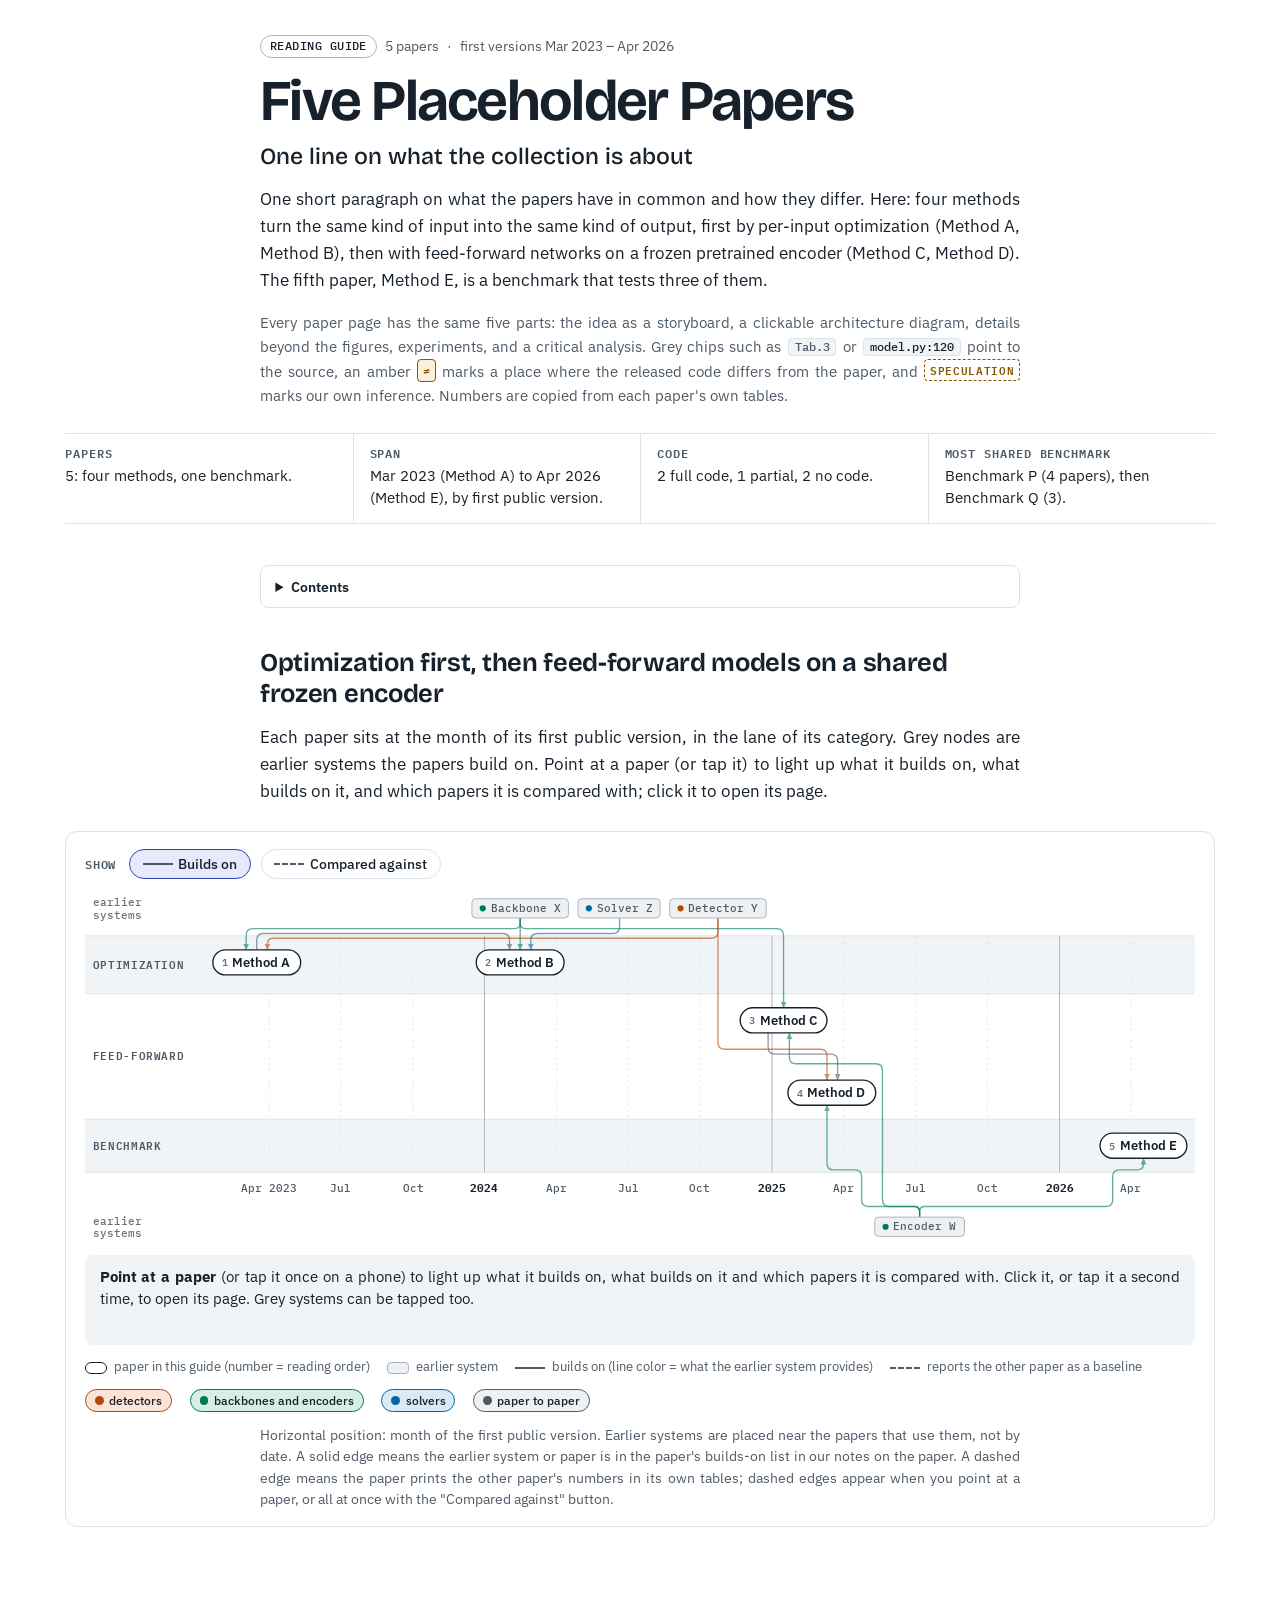
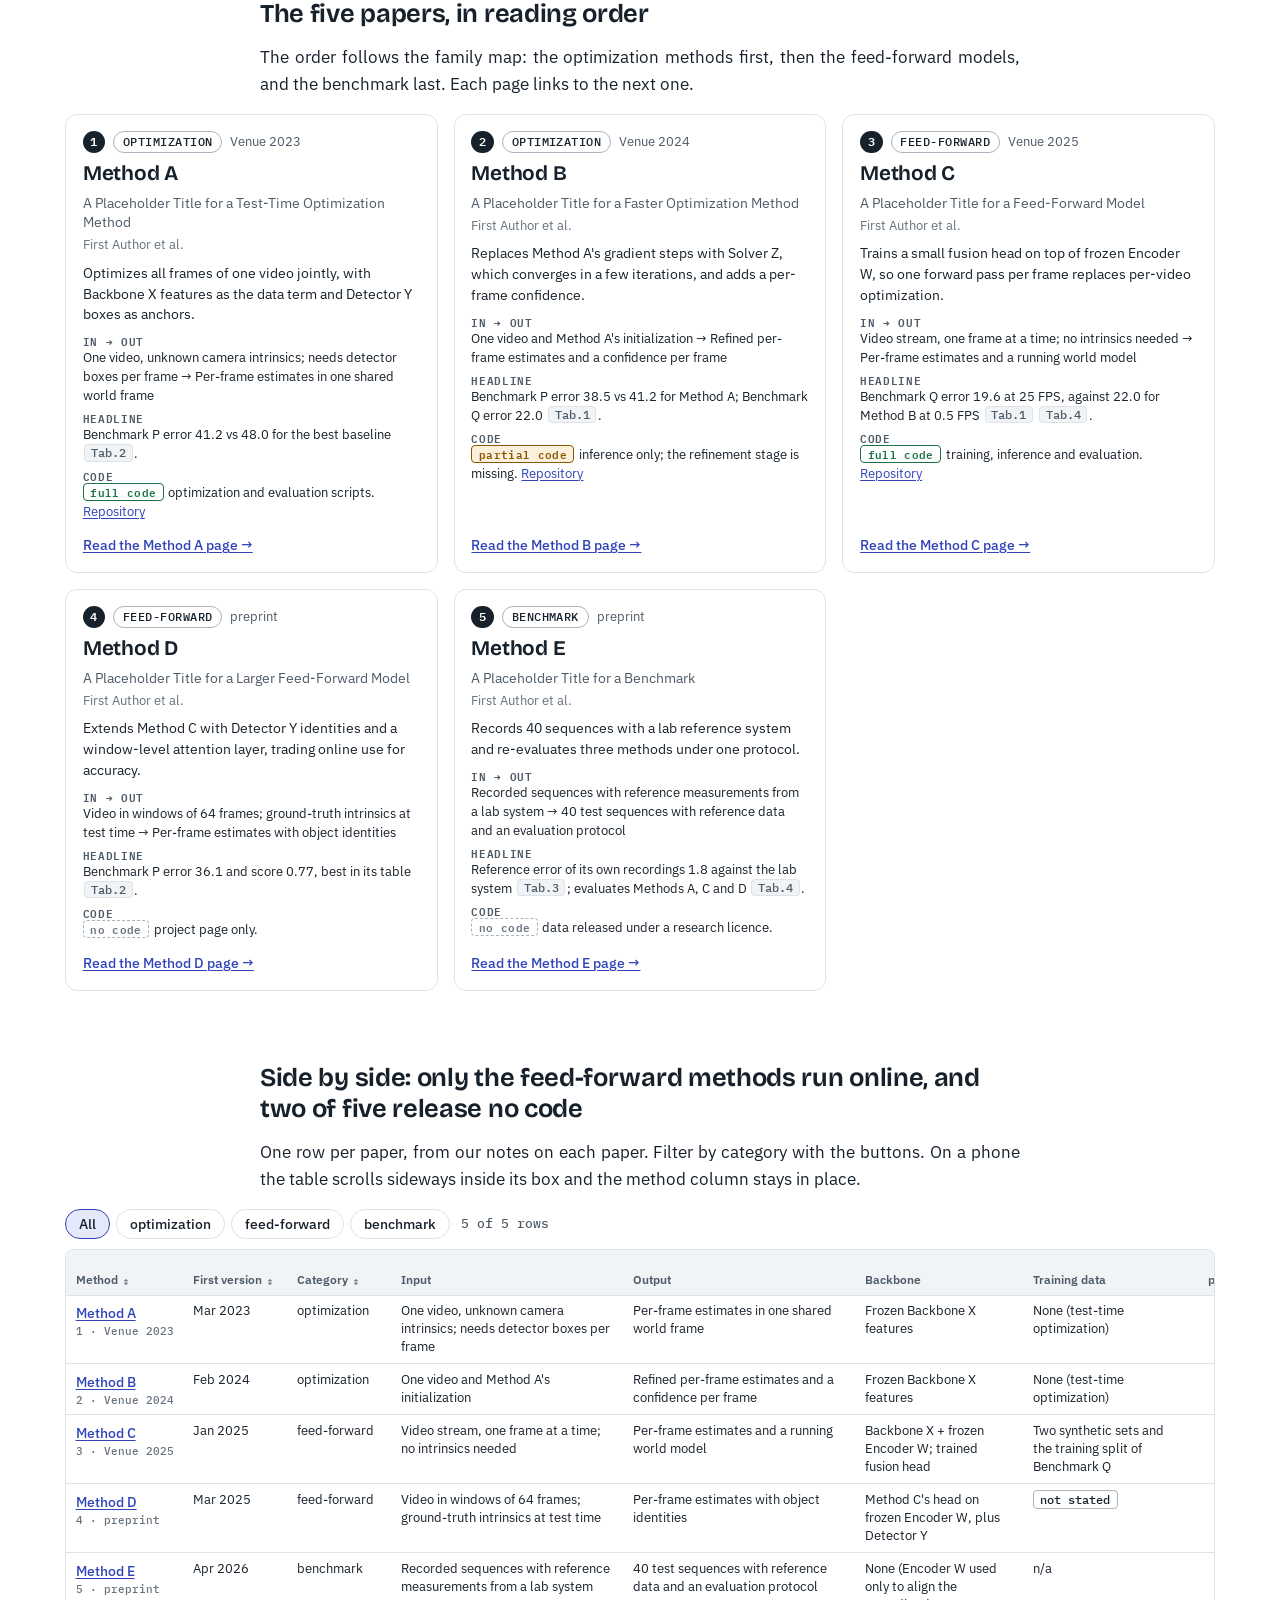
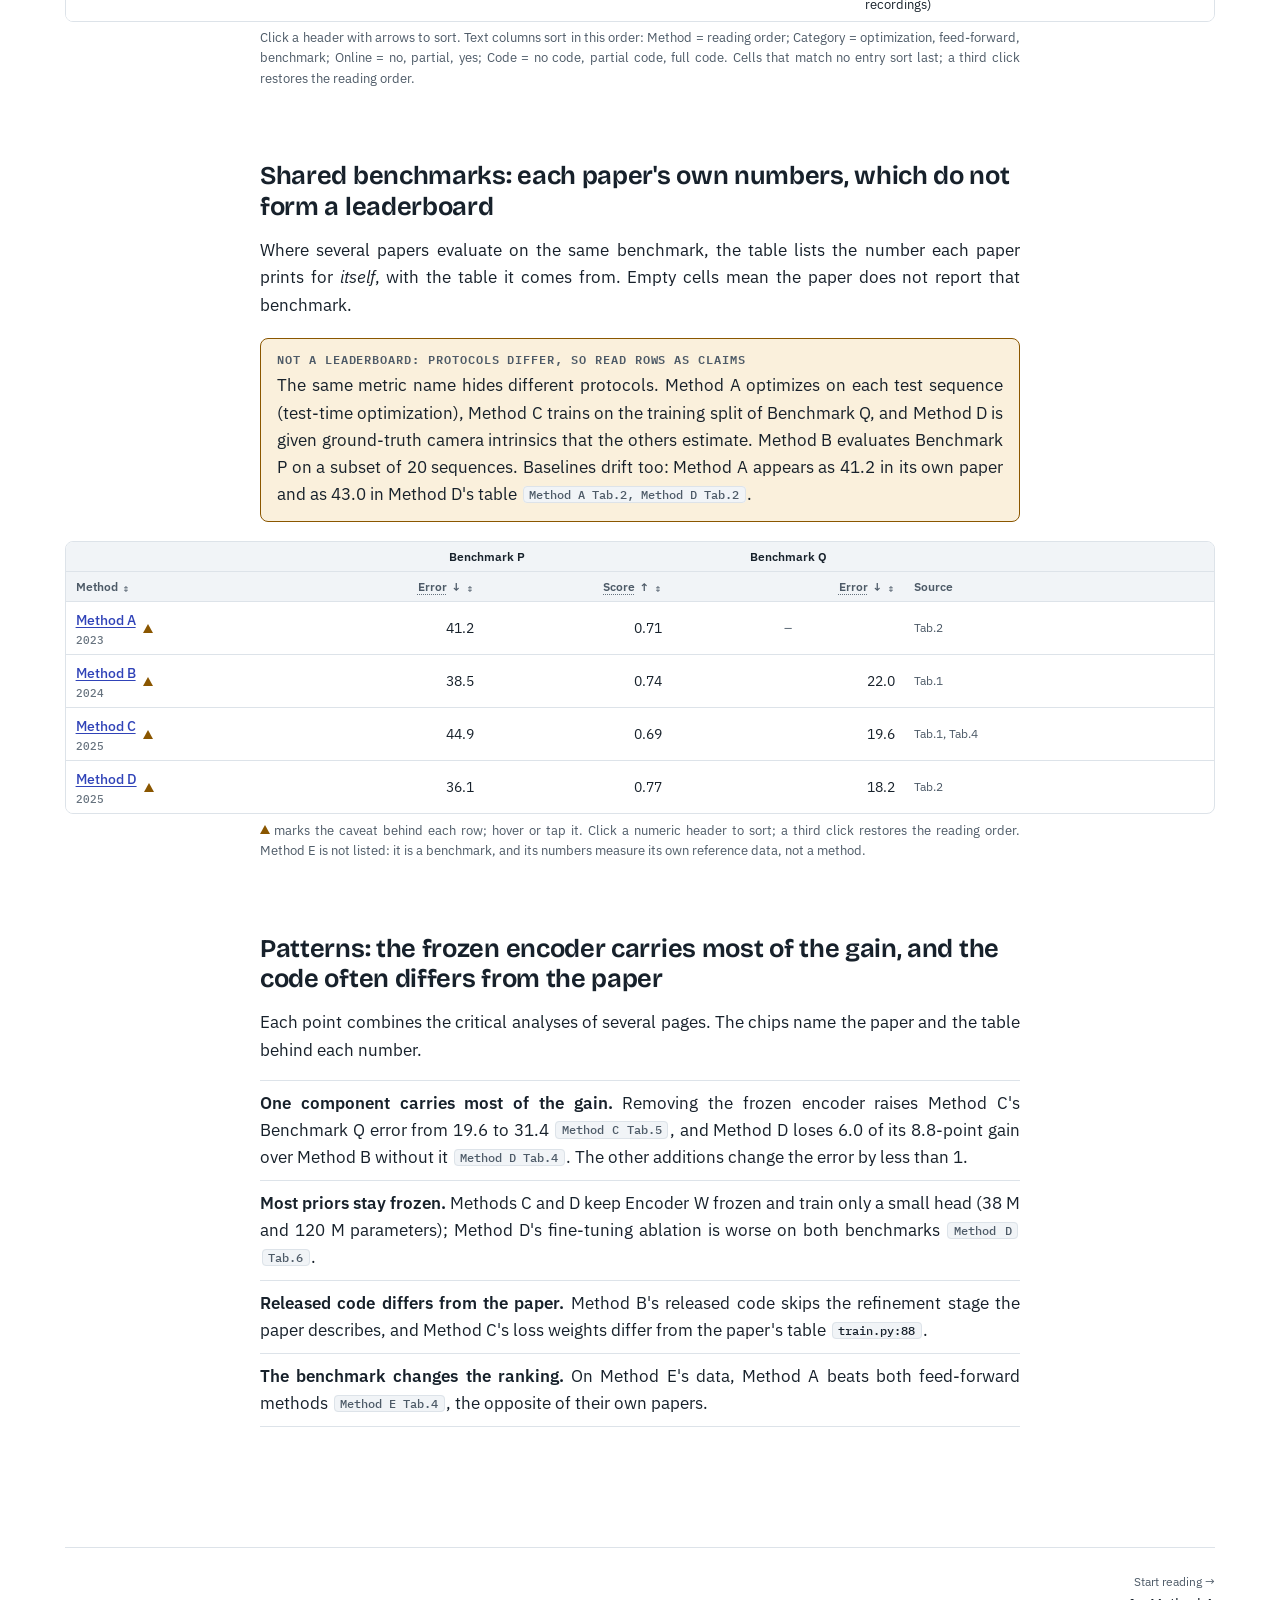
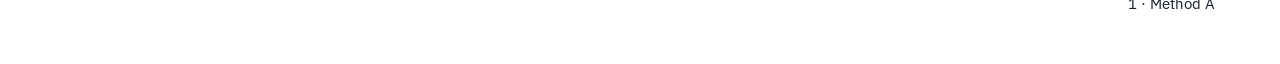
<file: templates/index.html>
<!doctype html>
<html lang="en">
<head>
<meta charset="utf-8">
<meta name="viewport" content="width=device-width, initial-scale=1">
<title>Five Placeholder Papers</title>
<meta name="description" content="Reading guide to five papers on one topic (2023–2026): family map, paper cards, side-by-side comparison, shared benchmarks and cross-paper patterns.">
<link rel="stylesheet" href="assets/site.css">
<script defer src="assets/site.js"></script>
<!-- Index template. Fill in this order: (1) the #collection JSON near the end of the file (it draws the family map,
     the cards, the comparison table and its filters); (2) the hand-written prose: header, section headings (claims),
     intros, the map caption, the shared-benchmarks table and the patterns. Everything marked FILL is placeholder.
     Keep site.js deferred here: the builder script at the end of <body> must run first, so site.js finds the generated
     comparison table and makes it sortable. -->
<style>
/* page-local styles for the index (prefix ix- / fm-); tokens from site.css only */
.ix-lede { font-size: 1.05rem; line-height: 1.6; max-width: 46em; margin: 0 0 1rem; }
.ix-how { font-size: .95rem; color: var(--muted); margin: 0 0 1.6rem; }

/* family map */
.fm-bar { display: flex; flex-wrap: wrap; align-items: center; gap: .45rem .6rem; margin-bottom: .7rem; }
.fm-bar .lbl { font: 600 .74rem/1 var(--font-mono); letter-spacing: .06em; text-transform: uppercase; color: var(--muted); margin-right: .2rem; }
.fm-scroll { overflow-x: auto; overflow-y: hidden; -webkit-overflow-scrolling: touch; }
.fm-svg { display: block; width: 100%; min-width: 980px; height: auto; overflow: visible; }
.fm-hint { display: none; font-size: .78rem; color: var(--faint); margin: .3rem 0 0; }
@media (max-width: 1040px) { .fm-hint { display: block; } }
.fm-svg .lane-bg { fill: var(--surface-2); }
.fm-svg .lane-rule { stroke: var(--border); stroke-width: 1; }
.fm-svg .lane-lab { font: 600 11px var(--font-mono); letter-spacing: .06em; fill: var(--muted); }
.fm-svg .band-lab { font: 500 11px var(--font-mono); fill: var(--faint); }
.fm-svg .grid { stroke: var(--border); stroke-width: 1; stroke-dasharray: 2 4; }
.fm-svg .grid.yr { stroke: var(--border-strong); stroke-dasharray: none; }
.fm-svg .tick { font: 500 11px var(--font-mono); fill: var(--muted); text-anchor: middle; }
.fm-svg .tick.yr { font-weight: 700; fill: var(--text); }
.fm-svg .edge path { fill: none; stroke: var(--e); stroke-width: 1.4; opacity: .6; transition: opacity .2s ease, stroke-width .2s ease; }
.fm-svg .edge.k-c path { stroke: var(--neutral); stroke-dasharray: 4 4; stroke-width: 1.2; opacity: .5; }
.fm-svg .node { cursor: pointer; transition: opacity .2s ease; }
.fm-svg .node:focus { outline: none; }
.fm-svg a.node { text-decoration: none; }
.fm-svg .paper rect { fill: var(--surface); stroke: var(--text); stroke-width: 1.4; }
.fm-svg .paper .lab { font: 600 13px var(--font-body); fill: var(--text); }
.fm-svg .paper .num { font: 600 10.5px var(--font-mono); fill: var(--faint); }
.fm-svg .prior rect { fill: var(--frozen-fill); stroke: var(--border-strong); stroke-width: 1; }
.fm-svg .prior .lab { font: 500 11px var(--font-mono); fill: var(--muted); }
.fm-svg .prior .dot { fill: var(--e); }
.fm-svg .node:hover rect, .fm-svg .node:focus-visible rect { stroke: var(--accent); stroke-width: 2.2; }
.fm-svg.hide-b .edge.k-b { display: none; }
.fm-svg:not(.show-c) .edge.k-c:not(.on) { display: none; }
.fm-svg.has-focus .node:not(.on), .fm-svg.has-focus .edge:not(.on) { opacity: .16; }
.fm-svg.has-focus .edge.on path { opacity: 1; stroke-width: 2.2; }
.fm-svg.has-focus .edge.k-c.on path { stroke: var(--accent); stroke-width: 1.8; }
.fm-svg .node.sel rect { stroke: var(--accent); stroke-width: 2.6; fill: var(--accent-tint); }
.fm-info { min-height: 5.6rem; margin-top: .7rem; padding: .7rem .9rem; border-radius: var(--r); background: var(--surface-2); font-size: .92rem; line-height: 1.5; }
.fm-info p { margin: 0 0 .3rem; }
.fm-info p:last-child { margin-bottom: 0; }
.fm-info .rel { color: var(--muted); font-size: .86rem; }
.fm-info .hd { display: flex; flex-wrap: wrap; align-items: baseline; gap: .3rem .6rem; }
.fm-info .hd b { font-family: var(--font-display); font-size: 1.05rem; }
.ix-key-line { display: inline-block; width: 30px; height: 0; border-top: 2px solid var(--neutral); vertical-align: middle; }
.ix-key-line.c { border-top-style: dashed; }
.ix-key-box { display: inline-block; width: 22px; height: 12px; border-radius: 6px; border: 1.4px solid var(--text); background: var(--surface); vertical-align: middle; }
.ix-key-box.prior { border: 1px solid var(--border-strong); background: var(--frozen-fill); border-radius: 4px; }

/* cards */
.ix-cards { display: grid; grid-template-columns: repeat(3, minmax(0, 1fr)); gap: 1rem; margin: 1rem 0 0; }
@media (max-width: 1060px) { .ix-cards { grid-template-columns: repeat(2, minmax(0, 1fr)); } }
@media (max-width: 660px) { .ix-cards { grid-template-columns: 1fr; } }
.ix-card { display: flex; flex-direction: column; gap: .45rem; border: 1px solid var(--border); border-radius: 12px; background: var(--surface); padding: .95rem 1.05rem 1rem; min-width: 0; }
.ix-card:hover { border-color: var(--border-strong); }
.ix-top { display: flex; flex-wrap: wrap; align-items: center; gap: .35rem .5rem; font-size: .8rem; color: var(--muted); }
.ix-num { font: 600 .72rem/1 var(--font-mono); color: var(--surface); background: var(--text); border-radius: 999px; min-width: 1.4rem; height: 1.4rem; display: inline-flex; align-items: center; justify-content: center; padding: 0 .3rem; }
.ix-card h3 { margin: .1rem 0 0; font-size: 1.3rem; }
.ix-card h3 a { color: var(--text); text-decoration: none; }
.ix-card h3 a:hover { text-decoration: underline; }
.ix-title { font-size: .86rem; color: var(--muted); line-height: 1.4; margin: 0; }
.ix-auth { font-size: .8rem; color: var(--faint); margin: -.3rem 0 0; }
.ix-one { font-size: .9rem; line-height: 1.45; margin: 0; }
.ix-dl { margin: .1rem 0 0; display: grid; gap: .35rem; font-size: .84rem; line-height: 1.42; }
.ix-dl dt { font: 600 .68rem/1.3 var(--font-mono); letter-spacing: .06em; text-transform: uppercase; color: var(--muted); }
.ix-dl dd { margin: 0; }
.ix-code { display: inline-block; font: 600 .7rem/1.3 var(--font-mono); letter-spacing: .03em; padding: .05rem .4rem; border-radius: 4px; border: 1px solid var(--border-strong); margin-right: .3rem; white-space: nowrap; }
.ix-code.full { border-color: var(--good); color: var(--good); }
.ix-code.part { border-color: var(--warn); color: var(--warn); background: var(--warn-tint); }
.ix-code.none { color: var(--faint); border-style: dashed; }
.ix-open { margin-top: auto; padding-top: .35rem; font-size: .88rem; font-weight: 500; }

/* comparison and benchmark tables */
.ix-filter { display: flex; flex-wrap: wrap; align-items: center; gap: .4rem; margin: .4rem 0 .2rem; }
.ix-count { font: 500 .8rem/1.3 var(--font-mono); color: var(--muted); margin-left: .3rem; }
table.ix-cmp td { white-space: normal; vertical-align: top; line-height: 1.38; font-size: .82rem; min-width: 10.5rem; }
table.ix-cmp td.s { min-width: 6.5rem; }
table.ix-cmp td.l { min-width: 14.5rem; }
table.ix-cmp thead th.txt, table.ix-bench thead th.txt { text-align: left; }
table.ix-cmp th[scope="row"], table.ix-bench th[scope="row"] { position: sticky; left: 0; z-index: 1; background: var(--surface); vertical-align: top; }
table.ix-cmp thead th:first-child, table.ix-bench thead tr:last-child th:first-child { position: sticky; left: 0; z-index: 2; }
table.ix-cmp th[scope="row"] small, table.ix-bench th[scope="row"] small { display: block; font: 500 .7rem/1.3 var(--font-mono); color: var(--faint); }
table.ix-bench td.src { white-space: normal; min-width: 8rem; font-size: .78rem; color: var(--muted); }
table.ix-bench td.na { color: var(--faint); text-align: center; }
</style>
</head>
<body>
<a class="skip" href="#main">Skip to content</a>

<div class="layout">
<header class="ph">
  <!-- FILL: a real name for the collection (2-4 words, not "Index"), the same in <title>. Counts must match the JSON. -->
  <div class="ph-kicker">
    <span class="chip cat">reading guide</span>
    <span>5 papers</span><span aria-hidden="true">·</span><span>first versions Mar 2023 – Apr 2026</span>
  </div>
  <h1>Five Placeholder Papers</h1>
  <p class="ph-title">One line on what the collection is about</p>
  <p class="ix-lede">One short paragraph on what the papers have in common and how they differ. Here: four methods turn the same kind of input into the same kind of output, first by per-input optimization (Method A, Method B), then with feed-forward networks on a frozen pretrained encoder (Method C, Method D). The fifth paper, Method E, is a benchmark that tests three of them.</p>
  <p class="ix-how">Every paper page has the same five parts: the idea as a storyboard, a clickable architecture diagram, details beyond the figures, experiments, and a critical analysis. Grey chips such as <span class="ev">Tab.3</span> or <span class="ev code">model.py:120</span> point to the source, an amber <span class="ne">≠</span> marks a place where the released code differs from the paper, and <span class="spec">speculation</span> marks our own inference. Numbers are copied from each paper's own tables.</p>
  <dl class="glance">
    <div><dt>Papers</dt><dd>5: four methods, one benchmark.</dd></div>
    <div><dt>Span</dt><dd>Mar 2023 (Method A) to Apr 2026 (Method E), by first public version.</dd></div>
    <div><dt>Code</dt><dd>2 full code, 1 partial, 2 no code.</dd></div>
    <div><dt>Most shared benchmark</dt><dd>Benchmark P (4 papers), then Benchmark Q (3).</dd></div>
  </dl>
</header>

<nav class="toc" aria-label="Contents"><details open><summary>Contents</summary><ol>
  <li><a href="#map"><span class="toc-num">1</span>Family map</a></li>
  <li><a href="#papers"><span class="toc-num">2</span>The papers</a></li>
  <li><a href="#compare"><span class="toc-num">3</span>Side by side</a></li>
  <li><a href="#benchmarks"><span class="toc-num">4</span>Shared benchmarks</a></li>
  <li><a href="#patterns"><span class="toc-num">5</span>Patterns</a></li>
</ol></details></nav>

<main id="main">

<!-- ═════════════ 1. FAMILY MAP (drawn from #collection; edit the JSON, not the SVG) ═════════════ -->
<section id="map">
  <!-- FILL: the heading is the one claim the map shows (e.g. two waves, a shared backbone). -->
  <h2>Optimization first, then feed-forward models on a shared frozen encoder</h2>
  <p>Each paper sits at the month of its first public version, in the lane of its category. Grey nodes are earlier systems the papers build on. Point at a paper (or tap it) to light up what it builds on, what builds on it, and which papers it is compared with; click it to open its page.</p>
  <figure class="panel wide" aria-label="Family map of the papers">
    <div class="fm-bar" role="group" aria-label="Edges to show">
      <span class="lbl">Show</span>
      <button type="button" class="btn" id="fm-tg-b" aria-pressed="true"><span class="ix-key-line" aria-hidden="true"></span>Builds on</button>
      <button type="button" class="btn" id="fm-tg-c" aria-pressed="false"><span class="ix-key-line c" aria-hidden="true"></span>Compared against</button>
    </div>
    <div class="fm-scroll">
      <svg class="fm-svg" id="fm-svg" viewBox="0 0 1150 300" role="group" aria-label="Papers by time and category, with earlier systems and edges">
        <title>Family map: the papers placed by month and category, linked to earlier systems they build on and to the papers they compare against</title>
      </svg>
    </div>
    <p class="fm-hint">Scroll sideways to see the whole map.</p>
    <div class="fm-info" id="fm-info" aria-live="polite"></div>
    <div class="legend" id="fm-legend">
      <span class="lg"><span class="ix-key-box" aria-hidden="true"></span>paper in this guide (number = reading order)</span>
      <span class="lg"><span class="ix-key-box prior" aria-hidden="true"></span>earlier system</span>
      <span class="lg" id="fm-lg-b"><span class="ix-key-line" aria-hidden="true"></span>builds on</span>
      <span class="lg"><span class="ix-key-line c" aria-hidden="true"></span>reports the other paper as a baseline</span>
    </div>
    <!-- FILL: say what x means (and any date caveat), that earlier systems are placed for readability, and what each edge style means. -->
    <figcaption>Horizontal position: month of the first public version. Earlier systems are placed near the papers that use them, not by date. A solid edge means the earlier system or paper is in the paper's builds-on list in our notes on the paper. A dashed edge means the paper prints the other paper's numbers in its own tables; dashed edges appear when you point at a paper, or all at once with the "Compared against" button.</figcaption>
  </figure>
</section>

<!-- ═════════════ 2. CARDS (generated from #collection) ═════════════ -->
<section id="papers">
  <!-- FILL: say why this reading order. -->
  <h2>The five papers, in reading order</h2>
  <p>The order follows the family map: the optimization methods first, then the feed-forward models, and the benchmark last. Each page links to the next one.</p>
  <!-- cards are narrow boxes: no-justify keeps their text left-aligned (guide §2) -->
  <div class="ix-cards wide no-justify" id="ix-cards"></div>
</section>

<!-- ═════════════ 3. COMPARISON TABLE (generated from #collection; site.js sorts it) ═════════════ -->
<section id="compare">
  <!-- FILL: the heading states what the table shows at a glance. -->
  <h2>Side by side: only the feed-forward methods run online, and two of five release no code</h2>
  <p>One row per paper, from our notes on each paper. Filter by category with the buttons. On a phone the table scrolls sideways inside its box and the method column stays in place.</p>
  <div class="ix-filter wide" id="ix-filter" role="group" aria-label="Filter rows by category"></div>
  <div class="tbl-wrap wide">
    <table class="data ix-cmp" id="ix-cmp" data-sortable></table>
  </div>
  <p class="tbl-note" id="ix-sortnote"></p>
</section>

<!-- ═════════════ 4. SHARED BENCHMARKS (hand-written) ═════════════ -->
<section id="benchmarks">
  <h2>Shared benchmarks: each paper's own numbers, which do not form a leaderboard</h2>
  <p>Where several papers evaluate on the same benchmark, the table lists the number each paper prints for <em>itself</em>, with the table it comes from. Empty cells mean the paper does not report that benchmark.</p>
  <!-- FILL: name the concrete protocol differences (frame rate, split, input given, alignment, training on the test domain)
       and any baseline that appears with different numbers in different papers. Keep this box: it is the caveat. -->
  <div class="callout ne-box"><p class="callout-title">Not a leaderboard: protocols differ, so read rows as claims</p>
    <p>The same metric name hides different protocols. Method A optimizes on each test sequence (test-time optimization), Method C trains on the training split of Benchmark Q, and Method D is given ground-truth camera intrinsics that the others estimate. Method B evaluates Benchmark P on a subset of 20 sequences. Baselines drift too: Method A appears as 41.2 in its own paper and as 43.0 in Method D's table <span class="ev">Method A Tab.2, Method D Tab.2</span>.</p></div>
  <div class="tbl-wrap wide">
    <!-- One row per paper that reports at least one shared benchmark. Super-header: blank cells via colspan, never rowspan.
         data-flag = the caveat for that row (amber triangle). Numbers exactly as printed; "–" when not reported. -->
    <table class="data ix-bench" data-sortable>
      <thead>
        <tr class="super"><th colspan="1"></th><th colspan="2">Benchmark P</th><th colspan="1">Benchmark Q</th><th colspan="1"></th></tr>
        <tr>
          <th scope="col" class="num txt">Method</th>
          <th scope="col" class="num"><span data-term="Error">Error</span> ↓</th>
          <th scope="col" class="num"><span data-term="Score">Score</span> ↑</th>
          <th scope="col" class="num"><span data-term="Error">Error</span> ↓</th>
          <th scope="col">Source</th>
        </tr>
      </thead>
      <tbody>
        <tr data-flag="Test-time optimization on every test sequence (about 2 min per 100 frames).">
          <th scope="row" data-v="1"><a href="author2023.html">Method A</a><small>2023</small></th>
          <td class="num">41.2</td><td class="num">0.71</td><td class="na">–</td>
          <td class="src">Tab.2</td>
        </tr>
        <tr data-flag="Benchmark P on a subset of 20 sequences.">
          <th scope="row" data-v="2"><a href="author2024.html">Method B</a><small>2024</small></th>
          <td class="num">38.5</td><td class="num">0.74</td><td class="num">22.0</td>
          <td class="src">Tab.1</td>
        </tr>
        <tr data-flag="Trained on the training split of Benchmark Q.">
          <th scope="row" data-v="3"><a href="author2025.html">Method C</a><small>2025</small></th>
          <td class="num">44.9</td><td class="num">0.69</td><td class="num">19.6</td>
          <td class="src">Tab.1, Tab.4</td>
        </tr>
        <tr data-flag="Given ground-truth camera intrinsics.">
          <th scope="row" data-v="4"><a href="author2025b.html">Method D</a><small>2025</small></th>
          <td class="num">36.1</td><td class="num">0.77</td><td class="num">18.2</td>
          <td class="src">Tab.2</td>
        </tr>
      </tbody>
    </table>
  </div>
  <p class="tbl-note"><span class="flag" aria-hidden="true"></span>marks the caveat behind each row; hover or tap it. Click a numeric header to sort; a third click restores the reading order. Method E is not listed: it is a benchmark, and its numbers measure its own reference data, not a method.</p>
</section>

<!-- ═════════════ 5. PATTERNS (hand-written) ═════════════ -->
<section id="patterns">
  <!-- FILL: 4-6 bullets a researcher would want, each grounded in the pages' critical analyses, naming the papers and tables behind every number. -->
  <h2>Patterns: the frozen encoder carries most of the gain, and the code often differs from the paper</h2>
  <p>Each point combines the critical analyses of several pages. The chips name the paper and the table behind each number.</p>
  <ul class="keylist">
    <li><span class="k">One component carries most of the gain.</span> Removing the frozen encoder raises Method C's Benchmark Q error from 19.6 to 31.4 <span class="ev">Method C Tab.5</span>, and Method D loses 6.0 of its 8.8-point gain over Method B without it <span class="ev">Method D Tab.4</span>. The other additions change the error by less than 1.</li>
    <li><span class="k">Most priors stay frozen.</span> Methods C and D keep Encoder W frozen and train only a small head (38 M and 120 M parameters); Method D's fine-tuning ablation is worse on both benchmarks <span class="ev">Method D Tab.6</span>.</li>
    <li><span class="k">Released code differs from the paper.</span> Method B's released code skips the refinement stage the paper describes, and Method C's loss weights differ from the paper's table <span class="ev code">train.py:88</span>.</li>
    <li><span class="k">The benchmark changes the ranking.</span> On Method E's data, Method A beats both feed-forward methods <span class="ev">Method E Tab.4</span>, the opposite of their own papers.</li>
  </ul>
</section>

</main>
</div>

<footer class="pager">
  <span></span>
  <!-- FILL: the first paper in reading order. -->
  <a href="author2023.html" style="text-align:right"><small>Start reading →</small>1 · Method A</a>
</footer>

<!-- FILL: one entry per data-term used on this page that site.js does not already define. -->
<script type="application/json" id="glossary">{
  "Error": "Placeholder metric: mean error on the benchmark, in its own unit. Lower is better.",
  "Score": "Placeholder metric: fraction of test cases solved, from 0 to 1. Higher is better."
}</script>

<!-- ═════════════ COLLECTION DATA: one block drives the family map, the cards and the comparison table ═════════════
  Strict JSON: no comments, no trailing commas. slug, method, category, lane names, prior name/role, column keys are
  plain text; every other string is HTML (write &lt; for "<", evidence chips as <span class=\"ev\">Tab.2</span>).
  lanes     ["category", ...]  map lanes from top to bottom; also the filter buttons and the Category sort order.
            Every paper's category must be one of them.
  entities  {"scene": "backbones", ...}  optional legend names for the line colors that priors use.
            Slots: human, scene, camera, contact, robot, neutral (site.css colors).
  columns   [{"key", "label", "size"?, "sort"?}]  comparison-table columns between Category and Code. key = a paper field.
            size "s" (narrow) or "l" (wide). sort "number" = by the first number in the cell (keep one unit per column);
            sort ["no", "partial", "yes"] = by which entry the cell text starts with (unmatched cells sort last).
  priors    [{"name", "role", "entity"?, "band"?}]  earlier systems the papers build on (small grey nodes). entity sets
            the line color (default neutral); band "top" | "bottom" overrides the automatic choice.
  papers    in reading order (= the numbers on map and cards, and the prev/next order of the pages). Each is the
            digest's comparison record: slug, method, title, authors_short, year, venue, category, input, output,
            backbone, builds_on, training_data, runtime, code_url, headline_result, one_liner, plus:
    date              "YYYY-MM" of the first public version; sets x on the map (without it: mid-year of "year";
                      any other format warns and falls back the same way).
    code_url          a bare https URL, or "". Anything else warns and gets no link; remarks go in code_note.
    builds_on        names of priors, or slugs / method names of papers here. Anything else warns in the console:
                      add it to priors or drop it.
    compares_against  slugs / method names of papers here whose numbers this paper prints as baselines.
    code_status       "full" | "partial" | "none";  code_note: short text after the code chip on the card.
    other keys        free fields for "columns" (here: params, online).
  Required per paper: slug, method, title, year, category, one_liner, code_status. A field that is "", null, absent
  or "not stated" (any case) counts as missing; missing optional fields show "not stated".
-->
<script type="application/json" id="collection">{
  "lanes": ["optimization", "feed-forward", "benchmark"],
  "entities": { "scene": "backbones and encoders", "human": "detectors", "camera": "solvers" },
  "columns": [
    { "key": "input", "label": "Input", "size": "l" },
    { "key": "output", "label": "Output", "size": "l" },
    { "key": "backbone", "label": "Backbone" },
    { "key": "training_data", "label": "Training data" },
    { "key": "params", "label": "Trained parameters", "size": "s", "sort": "number" },
    { "key": "online", "label": "Online", "size": "s", "sort": ["no", "partial", "yes"] },
    { "key": "runtime", "label": "Runtime" }
  ],
  "priors": [
    { "name": "Backbone X", "role": "pretrained image backbone", "entity": "scene" },
    { "name": "Detector Y", "role": "off-the-shelf object detector", "entity": "human" },
    { "name": "Solver Z", "role": "classical least-squares solver", "entity": "camera" },
    { "name": "Encoder W", "role": "pretrained video encoder", "entity": "scene" }
  ],
  "papers": [
    {
      "slug": "author2023", "method": "Method A", "title": "A Placeholder Title for a Test-Time Optimization Method",
      "authors_short": "First Author et al.", "year": 2023, "date": "2023-03", "venue": "Venue 2023", "category": "optimization",
      "input": "One video, unknown camera intrinsics; needs detector boxes per frame",
      "output": "Per-frame estimates in one shared world frame",
      "backbone": "Frozen Backbone X features", "training_data": "None (test-time optimization)",
      "runtime": "≈2 min per 100 frames (one GPU)", "params": "0", "online": "no",
      "builds_on": ["Backbone X", "Detector Y"], "compares_against": [],
      "code_url": "https://example.com/method-a", "code_status": "full", "code_note": "optimization and evaluation scripts.",
      "headline_result": "Benchmark P error 41.2 vs 48.0 for the best baseline <span class=\"ev\">Tab.2</span>.",
      "one_liner": "Optimizes all frames of one video jointly, with Backbone X features as the data term and Detector Y boxes as anchors."
    },
    {
      "slug": "author2024", "method": "Method B", "title": "A Placeholder Title for a Faster Optimization Method",
      "authors_short": "First Author et al.", "year": 2024, "date": "2024-02", "venue": "Venue 2024", "category": "optimization",
      "input": "One video and Method A's initialization",
      "output": "Refined per-frame estimates and a confidence per frame",
      "backbone": "Frozen Backbone X features", "training_data": "None (test-time optimization)",
      "runtime": "≈2 s per frame (one GPU)", "params": "0", "online": "no",
      "builds_on": ["Method A", "Backbone X", "Solver Z"], "compares_against": ["Method A"],
      "code_url": "https://example.com/method-b", "code_status": "partial", "code_note": "inference only; the refinement stage is missing.",
      "headline_result": "Benchmark P error 38.5 vs 41.2 for Method A; Benchmark Q error 22.0 <span class=\"ev\">Tab.1</span>.",
      "one_liner": "Replaces Method A's gradient steps with Solver Z, which converges in a few iterations, and adds a per-frame confidence."
    },
    {
      "slug": "author2025", "method": "Method C", "title": "A Placeholder Title for a Feed-Forward Model",
      "authors_short": "First Author et al.", "year": 2025, "date": "2025-01", "venue": "Venue 2025", "category": "feed-forward",
      "input": "Video stream, one frame at a time; no intrinsics needed",
      "output": "Per-frame estimates and a running world model",
      "backbone": "Backbone X + frozen Encoder W; trained fusion head", "training_data": "Two synthetic sets and the training split of Benchmark Q",
      "runtime": "25 FPS (one GPU)", "params": "38 M", "online": "yes",
      "builds_on": ["Backbone X", "Encoder W"], "compares_against": ["Method A", "Method B"],
      "code_url": "https://example.com/method-c", "code_status": "full", "code_note": "training, inference and evaluation.",
      "headline_result": "Benchmark Q error 19.6 at 25 FPS, against 22.0 for Method B at 0.5 FPS <span class=\"ev\">Tab.1</span> <span class=\"ev\">Tab.4</span>.",
      "one_liner": "Trains a small fusion head on top of frozen Encoder W, so one forward pass per frame replaces per-video optimization."
    },
    {
      "slug": "author2025b", "method": "Method D", "title": "A Placeholder Title for a Larger Feed-Forward Model",
      "authors_short": "First Author et al.", "year": 2025, "date": "2025-03", "venue": "preprint", "category": "feed-forward",
      "input": "Video in windows of 64 frames; ground-truth intrinsics at test time",
      "output": "Per-frame estimates with object identities",
      "backbone": "Method C's head on frozen Encoder W, plus Detector Y", "training_data": "Not stated",
      "runtime": "Not stated", "params": "120 M", "online": "partial (64-frame windows)",
      "builds_on": ["Method C", "Encoder W", "Detector Y"], "compares_against": ["Method B", "Method C"],
      "code_url": "", "code_status": "none", "code_note": "project page only.",
      "headline_result": "Benchmark P error 36.1 and score 0.77, best in its table <span class=\"ev\">Tab.2</span>.",
      "one_liner": "Extends Method C with Detector Y identities and a window-level attention layer, trading online use for accuracy."
    },
    {
      "slug": "author2026", "method": "Method E", "title": "A Placeholder Title for a Benchmark",
      "authors_short": "First Author et al.", "year": 2026, "date": "2026-04", "venue": "preprint", "category": "benchmark",
      "input": "Recorded sequences with reference measurements from a lab system",
      "output": "40 test sequences with reference data and an evaluation protocol",
      "backbone": "None (Encoder W used only to align the recordings)", "training_data": "n/a",
      "runtime": "n/a", "params": "n/a", "online": "n/a",
      "builds_on": ["Encoder W"], "compares_against": ["Method A", "Method C", "Method D"],
      "code_url": "", "code_status": "none", "code_note": "data released under a research licence.",
      "headline_result": "Reference error of its own recordings 1.8 against the lab system <span class=\"ev\">Tab.3</span>; evaluates Methods A, C and D <span class=\"ev\">Tab.4</span>.",
      "one_liner": "Records 40 sequences with a lab reference system and re-evaluates three methods under one protocol."
    }
  ]
}</script>

<script>
/* Index builder (page-local). Reads #collection and builds the cards, the comparison table (with its filter buttons
   and sort note) and the family map. It runs before the deferred site.js, so site.js makes the generated table
   sortable and attaches tooltips. Data problems (unknown references, missing fields) and map faults (overlapping
   nodes, an edge through a node) go to console.warn, so the console check catches them. */
(function () {
  'use strict';
  var SLOTS = ['human', 'scene', 'camera', 'contact', 'robot', 'neutral'];
  var CODE = { none: [0, 'no code', 'none'], partial: [1, 'partial code', 'part'], full: [2, 'full code', 'full'] };
  var MON = ['Jan', 'Feb', 'Mar', 'Apr', 'May', 'Jun', 'Jul', 'Aug', 'Sep', 'Oct', 'Nov', 'Dec'];
  function warn(msg) { console.warn('[index] ' + msg); }
  function esc(s) { return String(s).replace(/&/g, '&amp;').replace(/</g, '&lt;').replace(/>/g, '&gt;').replace(/"/g, '&quot;'); }
  function missing(v) { return v === undefined || v === null || (typeof v === 'string' && /^\s*(not stated)?\s*$/i.test(v)); }
  function html(v) { return missing(v) ? '<span class="tag">not stated</span>' : Array.isArray(v) ? v.join(', ') : String(v); }
  function plain(s) { var d = document.createElement('div'); d.innerHTML = s; return d.textContent; }
  function avg(list) { return list.reduce(function (a, b) { return a + b; }, 0) / list.length; }

  var D;
  try { D = JSON.parse(document.getElementById('collection').textContent); }
  catch (err) { console.error('[index] invalid #collection JSON: ' + err.message); return; }
  var lanes = D.lanes || [], papers = D.papers || [], priors = D.priors || [], columns = D.columns || [], names = D.entities || {};

  /* ── validate and index ── */
  var bySlug = {}, byMethod = {}, byPrior = {};
  papers.forEach(function (p, i) {
    p.n = i + 1;
    ['slug', 'method', 'title', 'year', 'category', 'one_liner', 'code_status'].forEach(function (k) {
      if (missing(p[k])) warn('paper ' + (p.slug || p.n) + ': missing "' + k + '"');
    });
    if (bySlug[p.slug]) warn('duplicate slug ' + p.slug);
    bySlug[p.slug] = p; byMethod[p.method] = p;
    p.lane = lanes.indexOf(p.category);
    if (p.lane < 0) warn('paper ' + p.slug + ': category "' + p.category + '" is not one of the lanes');
    if (!missing(p.code_status) && !CODE[p.code_status]) warn('paper ' + p.slug + ': code_status must be full, partial or none');
    var d = missing(p.date) ? null : /^(\d{4})-(\d{2})$/.exec(p.date);
    if (d && (+d[2] < 1 || +d[2] > 12)) d = null;
    if (!missing(p.date) && !d) warn('paper ' + p.slug + ': date "' + p.date + '" must look like "2025-07"');
    p.codeHref = '';
    if (/^https?:\/\/\S+$/.test(p.code_url)) p.codeHref = p.code_url;
    else if (!missing(p.code_url)) warn('paper ' + p.slug + ': code_url "' + p.code_url + '" is not a bare http(s) URL, so it gets no link; put remarks in code_note');
    p.mo = d ? +d[1] * 12 + (+d[2] - 1) + 0.5 : +p.year * 12 + 6;
    p.when = d ? MON[+d[2] - 1] + ' ' + d[1] : String(p.year);
  });
  priors.forEach(function (q) {
    if (q.entity && SLOTS.indexOf(q.entity) < 0) warn('prior ' + q.name + ': unknown entity "' + q.entity + '"');
    if (q.band && q.band !== 'top' && q.band !== 'bottom') warn('prior ' + q.name + ': band must be top or bottom');
    byPrior[q.name] = q;
  });
  Object.keys(names).forEach(function (k) { if (SLOTS.indexOf(k) < 0) warn('entities: unknown slot "' + k + '"'); });
  columns.forEach(function (c) {
    if (!papers.some(function (p) { return p[c.key] !== undefined; })) warn('column "' + c.key + '" is not a field of any paper');
  });
  var edges = [];
  papers.forEach(function (p) {
    (p.builds_on || []).forEach(function (r) {
      var s = bySlug[r] || byMethod[r] || byPrior[r];
      if (!s || s === p) { warn(p.slug + ': builds_on "' + r + '" is neither a prior nor another paper here (add it to priors or drop it)'); return; }
      edges.push({ a: s, b: p, k: 'b' });
    });
    (p.compares_against || []).forEach(function (r) {
      var s = bySlug[r] || byMethod[r];
      if (!s || s === p) { warn(p.slug + ': compares_against "' + r + '" is not another paper here'); return; }
      edges.push({ a: p, b: s, k: 'c' });
    });
  });
  priors.forEach(function (q) {
    if (!edges.some(function (e) { return e.a === q; })) warn('prior ' + q.name + ' is in no builds_on list');
  });
  function codeChip(p) {
    var c = CODE[p.code_status];
    return c ? '<span class="ix-code ' + c[2] + '">' + c[1] + '</span>' : '<span class="tag">not stated</span>';
  }

  /* ── cards ── */
  var cards = document.getElementById('ix-cards');
  if (cards) cards.innerHTML = papers.map(function (p) {
    var page = esc(p.slug) + '.html';
    return '<article class="ix-card" id="card-' + esc(p.slug) + '" data-cat="' + esc(p.category) + '">' +
      '<div class="ix-top"><span class="ix-num">' + p.n + '</span><span class="chip cat">' + esc(p.category) + '</span><span>' + html(p.venue) + '</span></div>' +
      '<h3><a href="' + page + '">' + esc(p.method) + '</a></h3>' +
      '<p class="ix-title">' + html(p.title) + '</p>' +
      (missing(p.authors_short) ? '' : '<p class="ix-auth">' + p.authors_short + '</p>') +
      '<p class="ix-one">' + html(p.one_liner) + '</p>' +
      '<dl class="ix-dl">' +
      '<div><dt>In → out</dt><dd>' + html(p.input) + ' → ' + html(p.output) + '</dd></div>' +
      '<div><dt>Headline</dt><dd>' + html(p.headline_result) + '</dd></div>' +
      '<div><dt>Code</dt><dd>' + codeChip(p) + (missing(p.code_note) ? '' : p.code_note) +
      (p.codeHref ? ' <a href="' + esc(p.codeHref) + '">Repository</a>' : '') + '</dd></div>' +
      '</dl><a class="ix-open" href="' + page + '">Read the ' + esc(p.method) + ' page →</a></article>';
  }).join('');

  /* ── comparison table, filter buttons, sort note ── */
  var table = document.getElementById('ix-cmp');
  if (table) {
    var head = '<thead><tr><th scope="col" class="num txt">Method</th><th scope="col" class="num txt">First version</th>' +
      '<th scope="col" class="num txt">Category</th>' + columns.map(function (c) {
        var cls = c.sort === 'number' ? ' class="num"' : Array.isArray(c.sort) ? ' class="num txt"' : '';
        return '<th scope="col"' + cls + '>' + c.label + '</th>';
      }).join('') + '<th scope="col" class="num txt">Code</th></tr></thead>';
    var body = papers.map(function (p) {
      var c = CODE[p.code_status], code = c ? (p.codeHref ? '<a href="' + esc(p.codeHref) + '">' + c[1] + '</a>' : c[1]) : html('');
      return '<tr data-cat="' + esc(p.category) + '">' +
        '<th scope="row" data-v="' + p.n + '"><a href="' + esc(p.slug) + '.html">' + esc(p.method) + '</a><small>' + p.n + ' · ' + esc(plain(html(p.venue))) + '</small></th>' +
        '<td class="s" data-v="' + p.mo + '">' + p.when + '</td>' +
        '<td class="s" data-v="' + (p.lane + 1) + '">' + esc(p.category) + '</td>' +
        columns.map(function (col) {
          var v = p[col.key], cls = (col.size || '') + (col.sort === 'number' ? ' num' : ''), dv = '';
          if (Array.isArray(col.sort)) {
            var t = missing(v) ? '' : plain(html(v)).trim().toLowerCase(), rank = '';
            col.sort.forEach(function (o, j) {
              o = String(o).toLowerCase();
              if (rank === '' && t && t.slice(0, o.length) === o && !/\w/.test(t.charAt(o.length))) rank = j;
            });
            dv = ' data-v="' + rank + '"';
          }
          return '<td' + (cls.trim() ? ' class="' + cls.trim() + '"' : '') + dv + '>' + html(v) + '</td>';
        }).join('') +
        '<td class="s" data-v="' + (c ? c[0] : '') + '">' + code + '</td></tr>';
    }).join('');
    table.innerHTML = head + '<tbody>' + body + '</tbody>';
  }
  var fbox = document.getElementById('ix-filter');
  if (fbox && table) {
    fbox.innerHTML = '<button type="button" class="btn" data-filter="" aria-pressed="true">All</button>' +
      lanes.filter(function (l) { return papers.some(function (p) { return p.category === l; }); }).map(function (l) {
        return '<button type="button" class="btn" data-filter="' + esc(l) + '" aria-pressed="false">' + esc(l) + '</button>';
      }).join('') + '<span class="ix-count" id="ix-count" aria-live="polite">' + papers.length + ' of ' + papers.length + ' rows</span>';
    var btns = Array.prototype.slice.call(fbox.querySelectorAll('[data-filter]'));
    btns.forEach(function (b) {
      b.addEventListener('click', function () {
        var f = b.getAttribute('data-filter'), rows = Array.prototype.slice.call(table.tBodies[0].rows), shown = 0;
        btns.forEach(function (x) { x.setAttribute('aria-pressed', x === b ? 'true' : 'false'); });
        rows.forEach(function (r) { r.hidden = !!f && r.getAttribute('data-cat') !== f; if (!r.hidden) shown++; });
        document.getElementById('ix-count').textContent = shown + ' of ' + rows.length + ' rows';
      });
    });
  }
  var note = document.getElementById('ix-sortnote');
  if (note) {
    var orders = ['Method = reading order', 'Category = ' + lanes.join(', ')];
    columns.forEach(function (c) { if (Array.isArray(c.sort)) orders.push(plain(c.label) + ' = ' + c.sort.join(', ')); });
    orders.push('Code = no code, partial code, full code');
    note.textContent = 'Click a header with arrows to sort. Text columns sort in this order: ' + orders.join('; ') +
      '. Cells that match no entry sort last; a third click restores the reading order.';
  }

  try { buildMap(); } catch (err) { console.error('[index] family map failed: ' + (err && err.stack || err)); }

  /* ── family map ──
     Rows from top to bottom: earlier systems (top band), the lanes (a lane gets extra rows when papers would
     overlap), the time axis, earlier systems (bottom band). Edges run in the gaps between rows ("channels") and
     cross rows only where no node sits; lines in one channel get separate tracks unless they leave the same
     source port. Hidden "compared against" lines keep their tracks, so showing them never moves anything. */
  function buildMap() {
    var NS = 'http://www.w3.org/2000/svg';
    var svg = document.getElementById('fm-svg'), info = document.getElementById('fm-info');
    if (!svg || !info) return;
    var W = 1150, PH = 26, QH = 20, ROW_P = 32, ROW_Q = 24, ROW_AX = 20;
    var TS = 5, CPAD = 9, R = 7, PADX = 7, GAP = 14, GAPQ = 10, HB = 30;
    var mp = papers.filter(function (p) { return p.lane >= 0; });
    if (!mp.length) { warn('map: no paper has a valid category'); return; }
    var nodes = mp.concat(priors);
    var live = edges.filter(function (e) { return nodes.indexOf(e.a) >= 0 && nodes.indexOf(e.b) >= 0; });
    live.forEach(function (e, i) { e.key = i; });
    function label(n) { return n.kind === 'paper' ? n.method : n.name; }
    function el(tag, attrs, parent) {
      var e = document.createElementNS(NS, tag);
      if (attrs) Object.keys(attrs).forEach(function (k) { e.setAttribute(k, attrs[k]); });
      if (parent) parent.appendChild(e);
      return e;
    }
    function measure(text, cls) {
      var t = el('text', { class: cls, x: -999, y: -999 }, svg);
      t.textContent = text;
      var w = t.getComputedTextLength();
      svg.removeChild(t);
      return w;
    }

    var defs = el('defs', {}, svg);
    SLOTS.forEach(function (c) {
      var m = el('marker', { id: 'fm-ah-' + c, viewBox: '0 0 8 8', refX: 7.4, refY: 4, markerWidth: 7, markerHeight: 7, orient: 'auto', markerUnits: 'userSpaceOnUse' }, defs);
      el('path', { d: 'M0,0.6 L8,4 L0,7.4 z', style: 'fill: var(--' + c + ')' }, m);
    });
    var gStatic = el('g', { 'aria-hidden': 'true' }, svg), gEdges = el('g', {}, svg), gNodes = el('g', {}, svg);
    mp.forEach(function (p) {
      p.kind = 'paper'; p.id = p.slug; p.h = PH;
      p.g = el('a', { href: p.slug + '.html', class: 'node paper', 'data-id': p.id, 'aria-label': p.n + ', ' + p.method + ': open its page' }, gNodes);
      p.rect = el('rect', { rx: 13, ry: 13, height: PH }, p.g);
      p.tNum = el('text', { class: 'num' }, p.g); p.tNum.textContent = p.n;
      p.tLab = el('text', { class: 'lab' }, p.g); p.tLab.textContent = p.method;
    });
    priors.forEach(function (q) {
      q.kind = 'prior'; q.id = 'prior:' + q.name; q.h = QH; q.e = SLOTS.indexOf(q.entity) >= 0 ? q.entity : 'neutral';
      q.g = el('g', { class: 'node prior e-' + q.e, 'data-id': q.id, tabindex: 0, role: 'button', 'aria-label': q.name + ', earlier system: show what builds on it' }, gNodes);
      q.rect = el('rect', { rx: 4, ry: 4, height: QH }, q.g);
      q.dot = el('circle', { class: 'dot', r: 3.2 }, q.g);
      q.tLab = el('text', { class: 'lab' }, q.g); q.tLab.textContent = q.name;
    });
    live.forEach(function (e) {
      var col = e.k === 'c' ? 'neutral' : (e.a.kind === 'prior' ? e.a.e : 'neutral');
      e.g = el('g', { class: 'edge k-' + e.k + ' e-' + col }, gEdges);
      e.path = el('path', e.k === 'b' ? { 'marker-end': 'url(#fm-ah-' + col + ')' } : {}, e.g);
    });

    var L = 0;   /* left edge of the plot; lane labels sit left of it */
    function layout() {
      /* node sizes */
      mp.forEach(function (p) {
        p.wn = p.tNum.getComputedTextLength();
        p.w = Math.round(9 + p.wn + 5 + p.tLab.getComputedTextLength() + 11);
      });
      priors.forEach(function (q) { q.w = Math.round(8 + 6.4 + 5 + q.tLab.getComputedTextLength() + 8); });

      /* lane labels (two lines when long) set the left margin */
      var labs = lanes.map(function (l) {
        var up = l.toUpperCase(), best = -1;
        if (measure(up, 'lane-lab') <= 150) return [up];
        for (var i = 0; i < up.length; i++) if (up[i] === ' ' && (best < 0 || Math.abs(i - up.length / 2) < Math.abs(best - up.length / 2))) best = i;
        return best > 0 ? [up.slice(0, best), up.slice(best + 1)] : [up];
      });
      L = 24 + Math.max(72, Math.max.apply(null, [].concat.apply([], labs).map(function (s) { return measure(s, 'lane-lab') + 6; })));

      /* x = date */
      var m0 = Math.min.apply(null, mp.map(function (p) { return p.mo; })), m1 = Math.max.apply(null, mp.map(function (p) { return p.mo; }));
      var half = Math.max.apply(null, mp.map(function (p) { return p.w / 2; })) + 8;
      var spread = m1 - m0 >= 1, k = spread ? (W - half - (L + half)) / (m1 - m0) : 60;
      var xs = spread ? L + half : (L + W) / 2;
      function xOf(m) { return xs + (m - m0) * k; }
      mp.forEach(function (p) { p.cx = Math.round(xOf(p.mo)); });

      /* extra rows inside a lane where papers would overlap */
      var laneRows = lanes.map(function () { return []; });
      mp.slice().sort(function (a, b) { return a.cx - b.cx || a.n - b.n; }).forEach(function (p) {
        var rows = laneRows[p.lane], r = rows.filter(function (row) { return row.end + GAP <= p.cx - p.w / 2; })[0];
        if (!r) { r = { nodes: [], end: -1e9 }; rows.push(r); }
        r.nodes.push(p); r.end = p.cx + p.w / 2;
      });

      /* earlier systems: band near the lanes of the papers that use them, x near those papers */
      var midL = (lanes.length - 1) / 2, cnt = { top: 0, bottom: 0 }, bands = { top: [], bottom: [] };
      priors.forEach(function (q) {
        var t = live.filter(function (e) { return e.a === q; }).map(function (e) { return e.b; });
        q.want = t.length ? avg(t.map(function (p) { return p.cx; })) : (L + W) / 2;
        var bd = q.band;
        if (bd !== 'top' && bd !== 'bottom') {
          var al = t.length ? avg(t.map(function (p) { return p.lane; })) : midL;
          bd = al < midL ? 'top' : al > midL ? 'bottom' : cnt.top <= cnt.bottom ? 'top' : 'bottom';
        }
        cnt[bd]++; bands[bd].push(q);
      });
      function fit(row) {
        var prev = L + 4 - GAPQ, next = W - 4 + GAPQ, i, q;
        row.forEach(function (q) { q.cx = Math.max(q.want, prev + GAPQ + q.w / 2); prev = q.cx + q.w / 2; });
        for (i = row.length - 1; i >= 0; i--) { q = row[i]; q.cx = Math.min(q.cx, next - GAPQ - q.w / 2); next = q.cx - q.w / 2; }
        return !row.length || row[0].cx - row[0].w / 2 >= L + 3.5;
      }
      function pack(list) {
        list.sort(function (a, b) { return a.want - b.want; });
        for (var nr = 1; ; nr++) {
          var rows = [];
          for (var i = 0; i < nr; i++) rows.push([]);
          list.forEach(function (q, j) { rows[j % nr].push(q); });
          if (rows.every(fit) || nr >= list.length) return rows.filter(function (r) { return r.length; });
        }
      }

      /* time axis ticks */
      var step = [1, 2, 3, 6, 12, 24, 60].filter(function (s) { return s * k >= 58; })[0] || 60;
      var mL = m0 + (L + 16 - xs) / k, mR = m0 + (W - 16 - xs) / k, ticks = [];
      for (var m = Math.ceil(mL / step) * step; m <= mR; m += step) {
        var yr = Math.floor(m / 12), mo = m - yr * 12;
        ticks.push({ x: Math.round(xOf(m)), year: mo === 0, label: mo === 0 ? String(yr) : MON[mo] + (ticks.length ? '' : ' ' + yr) });
      }
      ticks.forEach(function (t) { t.w = measure(t.label, 'tick' + (t.year ? ' yr' : '')); });

      /* rows; channel c is the gap above row c (one more channel below the last row) */
      var rows = [], laneSpan = [];
      pack(bands.top).forEach(function (r) { rows.push({ kind: 'band', h: ROW_Q, nodes: r }); });
      lanes.forEach(function (l, li) {
        var lr = laneRows[li].length ? laneRows[li] : [{ nodes: [] }];
        laneSpan[li] = [rows.length, rows.length + lr.length - 1];
        lr.forEach(function (r) { rows.push({ kind: 'lane', lane: li, h: ROW_P, nodes: r.nodes }); });
      });
      var axisRow = rows.length;
      rows.push({ kind: 'axis', h: ROW_AX, nodes: [], obst: ticks.map(function (t) { return { lo: t.x - t.w / 2 - 8, hi: t.x + t.w / 2 + 8 }; }) });
      pack(bands.bottom).forEach(function (r) { rows.push({ kind: 'band', h: ROW_Q, nodes: r }); });
      rows.forEach(function (r, i) { r.nodes.forEach(function (n) { n.row = i; }); });
      var nCh = rows.length + 1;

      /* sides and ports: builds-on edges leave one shared port per source side (a tree); other ends are spread */
      live.forEach(function (e) {
        var ra = e.a.row, rb = e.b.row;
        e.sa = ra < rb ? 'bot' : ra > rb ? 'top' : e.k === 'b' ? 'top' : 'bot';
        e.sb = ra === rb ? e.sa : ra < rb ? 'top' : 'bot';
        e.ca = e.sa === 'bot' ? ra + 1 : ra;
        e.cb = e.sb === 'bot' ? rb + 1 : rb;
        e.trunk = e.k === 'b' ? e.a.id + '|' + e.sa : null;
      });
      var sides = {}, trunks = {};
      function slot(n, side, s) { var key = n.id + '|' + side; (sides[key] = sides[key] || { n: n, list: [] }).list.push(s); }
      live.forEach(function (e) {
        if (e.trunk) {
          if (!trunks[e.trunk]) slot(e.a, e.sa, trunks[e.trunk] = { ends: [], ox: [] });
          trunks[e.trunk].ends.push([e, 'xa']); trunks[e.trunk].ox.push(e.b.cx);
        } else slot(e.a, e.sa, { ends: [[e, 'xa']], ox: [e.b.cx] });
        slot(e.b, e.sb, { ends: [[e, 'xb']], ox: [e.a.cx] });
      });
      Object.keys(sides).forEach(function (key) {
        var n = sides[key].n, list = sides[key].list, c = list.length, gap = c > 1 ? Math.min(11, (n.w - 20) / (c - 1)) : 0;
        list.forEach(function (s) { s.o = avg(s.ox); });
        list.sort(function (u, v) { return u.o - v.o; });
        list.forEach(function (s, j) {
          var px = Math.round(n.cx + (j - (c - 1) / 2) * gap);
          s.ends.forEach(function (t) { t[0][t[1]] = px; });
        });
      });

      /* routing: cheapest path from the channel next to the source to the channel next to the target. Cost =
         horizontal length + HB per horizontal run (runs in the source channel are a little cheaper, so lines from
         one source share a bus there). A line crosses a row only at an x where no node, tick label or earlier
         line sits; edges from the same source port (one trunk) may share. */
      var occ = rows.map(function (r) {
        return r.nodes.map(function (n) { return { lo: n.cx - n.w / 2 - PADX, hi: n.cx + n.w / 2 + PADX }; }).concat(r.obst || []);
      });
      var stubs = [], segs = [], i;
      for (i = 0; i < nCh; i++) { stubs.push([]); segs.push([]); }
      live.forEach(function (e) {
        stubs[e.ca].push({ x: e.xa, e: e, trunk: e.trunk });
        stubs[e.cb].push({ x: e.xb, e: e, trunk: null });
      });
      function blocked(r, x, e) {
        return occ[r].some(function (o) { return x > o.lo + 0.01 && x < o.hi - 0.01 && (!e.trunk || o.trunk !== e.trunk); });
      }
      function stubHit(c, x, e) {
        return stubs[c].some(function (s) { return s.e !== e && (!e.trunk || s.trunk !== e.trunk) && Math.abs(s.x - x) < 4; });
      }
      function route(e) {   /* returns one run per channel on the way: { c, x1, x2 } (x1 = x2 when the line passes straight) */
        var dir = e.cb > e.ca ? 1 : e.cb < e.ca ? -1 : 0, chs = [], c, k, i;
        for (c = e.ca; ; c += dir) { chs.push(c); if (c === e.cb || !dir) break; }
        var X = [e.xa, e.xb];
        chs.forEach(function (c, k) {
          if (k) occ[dir > 0 ? c - 1 : c].forEach(function (o) { X.push(o.lo, o.hi); });
          stubs[c].forEach(function (s) { X.push(s.x - 4, s.x + 4); });
        });
        X = X.filter(function (x) { return x >= L + 6 && x <= W - 6; }).sort(function (a, b) { return a - b; })
          .filter(function (x, j, a) { return !j || x - a[j - 1] > 0.01; });
        function at(x) { for (var j = 0; j < X.length; j++) if (Math.abs(X[j] - x) < 0.02) return j; return -1; }
        var n = X.length, ia = at(e.xa), ib = at(e.xb), INF = 1e12, from = [], entry = [], best = [];
        for (i = 0; i < n; i++) entry.push(i === ia ? 0 : INF);
        chs.forEach(function (c, k) {
          var f = c === e.ca ? 0.95 : 1, src = [], h, hs;
          best = entry.slice();
          for (i = 0; i < n; i++) src.push(i);
          for (h = INF, hs = -1, i = 0; i < n; i++) {
            if (i) h += (X[i] - X[i - 1]) * f;
            if (entry[i] + HB < h) { h = entry[i] + HB; hs = i; }
            if (h < best[i]) { best[i] = h; src[i] = hs; }
          }
          for (h = INF, hs = -1, i = n - 1; i >= 0; i--) {
            if (i < n - 1) h += (X[i + 1] - X[i]) * f;
            if (entry[i] + HB < h) { h = entry[i] + HB; hs = i; }
            if (h < best[i]) { best[i] = h; src[i] = hs; }
          }
          from.push(src);
          if (k < chs.length - 1) entry = best.map(function (v, j) {
            return blocked(dir > 0 ? c : c - 1, X[j], e) || stubHit(c, X[j], e) || stubHit(c + dir, X[j], e) ? INF : v;
          });
        });
        /* no way through: straight at the target's x (check() reports the crossing) */
        if (ia < 0 || ib < 0 || best[ib] >= INF) return chs.map(function (c, k) { return { c: c, x1: k ? e.xb : e.xa, x2: e.xb }; });
        var runs = [], cur = ib;
        for (k = chs.length - 1; k >= 0; k--) { var j = from[k][cur]; runs.unshift({ c: chs[k], x1: X[j], x2: X[cur] }); cur = j; }
        return runs;
      }
      live.slice().sort(function (u, v) {
        return (u.k === v.k ? 0 : u.k === 'b' ? -1 : 1) || Math.abs(v.b.row - v.a.row) - Math.abs(u.b.row - u.a.row);
      }).forEach(function (e) {
        var runs = route(e), dir = e.cb > e.ca ? 1 : -1;
        e.runs = [];
        runs.forEach(function (r, k) {
          if (Math.abs(r.x1 - r.x2) > 0.5) {
            var s = { c: r.c, x1: r.x1, x2: r.x2, lo: Math.min(r.x1, r.x2), hi: Math.max(r.x1, r.x2), anchor: k === 0 ? e.trunk : null };
            segs[r.c].push(s); e.runs.push(s);
          }
          if (k < runs.length - 1) {   /* the vertical to the next channel */
            occ[dir > 0 ? r.c : r.c - 1].push({ lo: r.x2 - 5, hi: r.x2 + 5, trunk: e.trunk });
            stubs[r.c].push({ x: r.x2, e: e, trunk: e.trunk });
            stubs[r.c + dir].push({ x: r.x2, e: e, trunk: e.trunk });
          }
        });
      });
      segs.forEach(function (list) {
        list.sort(function (u, v) { return u.lo - v.lo || v.hi - u.hi; });
        var tracks = [];
        list.forEach(function (s) {
          for (var t = 0; t < tracks.length; t++) {
            if (tracks[t].every(function (o) { return (s.anchor && o.anchor === s.anchor) || s.lo >= o.hi + 12 || o.lo >= s.hi + 12; })) break;
          }
          (tracks[t] = tracks[t] || []).push(s); s.t = t;
        });
        list.nT = tracks.length;
      });

      /* vertical positions */
      function minCh(c) {
        var up = rows[c - 1], dn = rows[c];
        if (!up || !dn) return 6;
        if (up.kind === 'lane' && dn.kind === 'lane') return up.lane === dn.lane ? 8 : 14;
        if (up.kind === 'axis') return 12;
        if (dn.kind === 'axis') return 4;
        return up.kind === dn.kind ? 6 : 14;
      }
      var chH = segs.map(function (list, c) { return Math.max(minCh(c), list.nT ? 2 * CPAD + (list.nT - 1) * TS : 0); });
      var y = 0, chTop = [];
      rows.forEach(function (r, i) { chTop[i] = y; y += chH[i]; r.cy = y + r.h / 2; y += r.h; });
      chTop[rows.length] = y; y += chH[rows.length];
      var H = Math.ceil(y);
      function ty(s) { return chTop[s.c] + chH[s.c] / 2 + (s.t - (segs[s.c].nT - 1) / 2) * TS; }
      function bound(c) {
        var m = chTop[c] + chH[c] / 2;
        return segs[c].some(function (s) { return Math.abs(ty(s) - m) < 2; }) ? m + TS / 2 : m;
      }
      nodes.forEach(function (n) { n.cy = rows[n.row].cy; });

      /* static layer: lanes, labels, grid, ticks */
      svg.setAttribute('viewBox', '0 0 ' + W + ' ' + H);
      while (gStatic.firstChild) gStatic.removeChild(gStatic.firstChild);
      var lTop = bound(laneSpan[0][0]), lBot = bound(laneSpan[lanes.length - 1][1] + 1);
      lanes.forEach(function (l, li) {
        var y0 = bound(laneSpan[li][0]), y1 = bound(laneSpan[li][1] + 1), lines = labs[li];
        if (li % 2 === 0) el('rect', { class: 'lane-bg', x: 0, y: y0, width: W, height: y1 - y0 }, gStatic);
        el('line', { class: 'lane-rule', x1: 0, x2: W, y1: y0, y2: y0 }, gStatic);
        var t = el('text', { class: 'lane-lab', x: 8, y: (y0 + y1) / 2 + 4 - (lines.length - 1) * 6.5 }, gStatic);
        lines.forEach(function (s, j) { el('tspan', { x: 8, dy: j ? 13 : 0 }, t).textContent = s; });
      });
      el('line', { class: 'lane-rule', x1: 0, x2: W, y1: lBot, y2: lBot }, gStatic);
      ticks.forEach(function (t) {
        el('line', { class: 'grid' + (t.year ? ' yr' : ''), x1: t.x, x2: t.x, y1: lTop, y2: lBot }, gStatic);
        el('text', { class: 'tick' + (t.year ? ' yr' : ''), x: t.x, y: rows[axisRow].cy + 4 }, gStatic).textContent = t.label;
      });
      [[0, laneSpan[0][0] - 1], [axisRow + 1, rows.length - 1]].forEach(function (b) {
        if (b[1] < b[0]) return;
        var mid = (rows[b[0]].cy + rows[b[1]].cy) / 2;
        el('text', { class: 'band-lab', x: 8, y: mid - 2 }, gStatic).textContent = 'earlier';
        el('text', { class: 'band-lab', x: 8, y: mid + 11 }, gStatic).textContent = 'systems';
      });

      /* nodes */
      mp.forEach(function (p) {
        var x0 = p.cx - p.w / 2;
        p.rect.setAttribute('x', x0); p.rect.setAttribute('y', p.cy - PH / 2); p.rect.setAttribute('width', p.w);
        p.tNum.setAttribute('x', x0 + 9); p.tNum.setAttribute('y', p.cy + 4);
        p.tLab.setAttribute('x', x0 + 9 + p.wn + 5); p.tLab.setAttribute('y', p.cy + 4.5);
      });
      priors.forEach(function (q) {
        var x0 = q.cx - q.w / 2;
        q.rect.setAttribute('x', x0); q.rect.setAttribute('y', q.cy - QH / 2); q.rect.setAttribute('width', q.w);
        q.dot.setAttribute('cx', x0 + 8 + 3.2); q.dot.setAttribute('cy', q.cy);
        q.tLab.setAttribute('x', x0 + 8 + 6.4 + 5); q.tLab.setAttribute('y', q.cy + 3.8);
      });

      /* edges: polyline through the chosen tracks and column, rounded corners */
      live.forEach(function (e) {
        var ya = e.a.cy + (e.sa === 'bot' ? 1 : -1) * e.a.h / 2, yb = e.b.cy + (e.sb === 'bot' ? 1 : -1) * e.b.h / 2;
        var pts = [[e.xa, ya]];
        e.runs.forEach(function (s) { pts.push([s.x1, ty(s)], [s.x2, ty(s)]); });
        pts.push([e.xb, yb]);
        e.pts = pts.filter(function (p, j) { return !j || Math.abs(p[0] - pts[j - 1][0]) > 0.01 || Math.abs(p[1] - pts[j - 1][1]) > 0.01; });
        e.pts = e.pts.filter(function (p, j, a) {
          return !j || j === a.length - 1 || !((a[j - 1][0] === p[0] && p[0] === a[j + 1][0]) || (a[j - 1][1] === p[1] && p[1] === a[j + 1][1]));
        });
        e.path.setAttribute('d', rounded(e.pts));
      });
    }
    function f1(v) { return Math.round(v * 10) / 10; }
    function rounded(p) {
      var d = 'M' + f1(p[0][0]) + ',' + f1(p[0][1]);
      for (var i = 1; i < p.length - 1; i++) {
        var a = p[i - 1], b = p[i], c = p[i + 1];
        var l1 = Math.hypot(b[0] - a[0], b[1] - a[1]), l2 = Math.hypot(c[0] - b[0], c[1] - b[1]), r = Math.min(R, l1 / 2, l2 / 2);
        d += ' L' + f1(b[0] - (b[0] - a[0]) / l1 * r) + ',' + f1(b[1] - (b[1] - a[1]) / l1 * r) +
          ' Q' + f1(b[0]) + ',' + f1(b[1]) + ' ' + f1(b[0] + (c[0] - b[0]) / l2 * r) + ',' + f1(b[1] + (c[1] - b[1]) / l2 * r);
      }
      var z = p[p.length - 1];
      return d + ' L' + f1(z[0]) + ',' + f1(z[1]);
    }

    /* self-check: nodes must not overlap or leave the plot, edges must not cross nodes they do not connect */
    function check() {
      nodes.forEach(function (u, i) {
        nodes.slice(i + 1).forEach(function (v) {
          if (Math.abs(u.cx - v.cx) < (u.w + v.w) / 2 + 4 && Math.abs(u.cy - v.cy) < (u.h + v.h) / 2 + 2) warn('map: nodes overlap: ' + label(u) + ' / ' + label(v));
        });
        if (u.cx - u.w / 2 < L || u.cx + u.w / 2 > W) warn('map: node outside the plot: ' + label(u));
      });
      live.forEach(function (e) {
        for (var i = 1; i < e.pts.length; i++) {
          var p = e.pts[i - 1], q = e.pts[i];
          nodes.forEach(function (n) {
            if (n === e.a || n === e.b) return;
            if (Math.max(p[0], q[0]) > n.cx - n.w / 2 - 2 && Math.min(p[0], q[0]) < n.cx + n.w / 2 + 2 &&
                Math.max(p[1], q[1]) > n.cy - n.h / 2 - 2 && Math.min(p[1], q[1]) < n.cy + n.h / 2 + 2)
              warn('map: edge ' + label(e.a) + ' → ' + label(e.b) + ' runs through ' + label(n));
          });
        }
      });
    }

    /* legend: one chip per line color in use */
    var legend = document.getElementById('fm-legend'), used = {};
    live.forEach(function (e) {
      if (e.k !== 'b') return;
      var c = e.a.kind === 'prior' ? e.a.e : 'neutral';
      (used[c] = used[c] || []).push(e.a.kind === 'prior' ? (names[c] || (c === 'neutral' ? 'other' : c)) : 'paper to paper');
    });
    var colored = Object.keys(used).filter(function (c) { return c !== 'neutral'; });
    if (legend && colored.length) {
      document.getElementById('fm-lg-b').lastChild.textContent = 'builds on (line color = what the earlier system provides)';
      legend.appendChild(Object.assign(document.createElement('span'), { className: 'lg-sep' }));
      SLOTS.filter(function (c) { return used[c]; }).forEach(function (c) {
        var chip = document.createElement('span');
        chip.className = 'chip e-' + c;
        chip.textContent = used[c].filter(function (v, j, a) { return a.indexOf(v) === j; }).join(', ');
        legend.appendChild(chip);
      });
    }

    /* lineage and the info panel */
    function lineage(id) {
      var on = {}, eon = {};
      on[id] = 1;
      ['up', 'down'].forEach(function (dir) {
        var stack = [id];
        while (stack.length) {
          var c = stack.pop();
          live.forEach(function (e) {
            if (e.k !== 'b') return;
            var from = dir === 'up' ? e.b.id : e.a.id, to = dir === 'up' ? e.a.id : e.b.id;
            if (from === c) { eon[e.key] = 1; if (!on[to]) { on[to] = 1; stack.push(to); } }
          });
        }
      });
      live.forEach(function (e) { if (e.k === 'c' && (e.a.id === id || e.b.id === id)) { eon[e.key] = 1; on[e.a.id] = 1; on[e.b.id] = 1; } });
      return { on: on, eon: eon };
    }
    function rel(n, k, dir) {
      var list = live.filter(function (e) { return e.k === k && (dir === 'in' ? e.b === n : e.a === n); })
        .map(function (e) { return esc(label(dir === 'in' ? e.a : e.b)); });
      return list.length ? list.join(', ') : 'none here';
    }
    var DEFAULT = '<p><b>Point at a paper</b> (or tap it once on a phone) to light up what it builds on, what builds on it and which papers it is compared with. Click it, or tap it a second time, to open its page. Grey systems can be tapped too.</p>';
    var byId = {};
    nodes.forEach(function (n) { byId[n.id] = n; });
    function show(id) {
      var l = lineage(id), n = byId[id];
      svg.classList.add('has-focus');
      nodes.forEach(function (m) { m.g.classList.toggle('on', !!l.on[m.id]); });
      live.forEach(function (e) { e.g.classList.toggle('on', !!l.eon[e.key]); });
      info.innerHTML = n.kind === 'paper' ?
        '<p class="hd"><span class="ix-num">' + n.n + '</span><b>' + esc(n.method) + '</b><span class="chip cat">' + esc(n.category) + '</span><span class="muted">' + html(n.venue) + '</span></p>' +
        '<p>' + html(n.one_liner) + '</p>' +
        '<p class="rel">Builds on: ' + rel(n, 'b', 'in') + '. Built on by: ' + rel(n, 'b', 'out') +
        '. Prints numbers of: ' + rel(n, 'c', 'out') + '. Its numbers are printed by: ' + rel(n, 'c', 'in') + '.</p>' +
        '<p><a href="' + esc(n.slug) + '.html">Open the ' + esc(n.method) + ' page →</a></p>' :
        '<p class="hd"><b>' + esc(n.name) + '</b><span class="chip e-' + n.e + '">earlier system</span><span class="muted">' + esc(n.role || '') + '</span></p>' +
        '<p class="rel">Built on by: ' + rel(n, 'b', 'out') + '.</p>';
    }
    var pinned = null, lastPointer = 'mouse';
    function clear() {
      svg.classList.remove('has-focus');
      nodes.forEach(function (n) { n.g.classList.remove('on', 'sel'); });
      live.forEach(function (e) { e.g.classList.remove('on'); });
      info.innerHTML = DEFAULT;
    }
    function pin(id) {
      pinned = id;
      show(id);
      nodes.forEach(function (n) { n.g.classList.toggle('sel', n.id === id); });
    }
    function togglePin(id) { if (pinned === id) { pinned = null; clear(); } else pin(id); }
    svg.addEventListener('pointerdown', function (ev) { lastPointer = ev.pointerType || 'mouse'; });
    nodes.forEach(function (n) {
      n.g.addEventListener('mouseenter', function () { if (lastPointer === 'mouse') show(n.id); });
      n.g.addEventListener('mouseleave', function () { if (pinned) pin(pinned); else clear(); });
      n.g.addEventListener('focus', function () { show(n.id); });
      n.g.addEventListener('blur', function () { if (pinned) pin(pinned); else clear(); });
      n.g.addEventListener('click', function (ev) {
        ev.stopPropagation();
        if (n.kind === 'prior') { togglePin(n.id); return; }
        if (lastPointer !== 'mouse' && pinned !== n.id) { ev.preventDefault(); pin(n.id); }
      });
      if (n.kind === 'prior') n.g.addEventListener('keydown', function (ev) {
        if (ev.key === 'Enter' || ev.key === ' ') { ev.preventDefault(); togglePin(n.id); }
      });
    });
    svg.addEventListener('click', function () { pinned = null; clear(); });
    document.addEventListener('keydown', function (ev) { if (ev.key === 'Escape') { pinned = null; clear(); } });
    [['fm-tg-b', 'hide-b', true], ['fm-tg-c', 'show-c', false]].forEach(function (t) {
      var b = document.getElementById(t[0]);
      if (b) b.addEventListener('click', function () {
        var on = b.getAttribute('aria-pressed') !== 'true';
        b.setAttribute('aria-pressed', on ? 'true' : 'false');
        svg.classList.toggle(t[1], t[2] ? !on : on);
      });
    });

    window.FamilyMap = { show: show, pin: pin, clear: clear };
    layout();
    clear();
    if (document.fonts && document.fonts.ready) document.fonts.ready.then(function () { layout(); check(); });
    else check();
  }
})();
</script>
</body>
</html>
</file>
<file: templates/assets/site.css>
/* site.css — shared design system for the paper pages.
   Read references/design_guide.md of the better-paper skill before editing.
   Light theme only: no dark-mode blocks, no theme toggle.
   Colors exist only as tokens below; component rules and SVG use var(--…) or currentColor. */

@import url("https://fonts.googleapis.com/css2?family=Bricolage+Grotesque:opsz,wght@12..96,500..700&family=IBM+Plex+Mono:wght@400;500;600&family=IBM+Plex+Sans:ital,wght@0,400;0,500;0,600;1,400&display=swap");

/* ───────────────────────── tokens (light theme only, by design) ───────────────────────── */
:root {
  color-scheme: light;
  /* neutrals: white page, slate greys with a slight blue bias */
  --bg: #ffffff;
  --surface: #ffffff;
  --surface-2: #f1f4f7;
  --border: #dde3e9;
  --border-strong: #aab4bf;
  --text: #17212b;
  --muted: #4d5a67;
  --faint: #66727e;
  --code-bg: #eef1f4;
  /* the one UI accent: links, active state, "new in this paper" */
  --accent: #3043b8;
  --accent-tint: #e6e9fb;
  /* entities: identical meaning on every page */
  --human: #b8450a;   --human-tint: #fbe4d6;
  --scene: #00785a;   --scene-tint: #d5efe5;
  --camera: #0566a5;  --camera-tint: #dae9f6;
  --contact: #a33f7a; --contact-tint: #f6dfec;
  --robot: #8f5f00;   --robot-tint: #f4e7cb;
  --neutral: #4d5a67; --neutral-tint: #eef1f4;
  /* module states and flows */
  --frozen-fill: #eef1f4;
  --loss: #5d6873;
  /* signals */
  --warn: #8a5600;    --warn-tint: #faf0dc;
  --good: #1d7347;
  /* type and layout */
  --font-display: "Bricolage Grotesque", "Avenir Next", "Segoe UI", -apple-system, Roboto, Helvetica, Arial, sans-serif;
  --font-body: "IBM Plex Sans", -apple-system, "Segoe UI", Roboto, Helvetica, Arial, sans-serif;
  --font-mono: "IBM Plex Mono", ui-monospace, SFMono-Regular, Menlo, Consolas, monospace;
  /* one centered axis: the reading column (text, small figures, narrow tables) and the wide column (Figures 1 and 2,
     wide tables, large paper figures). --out is the negative inline margin that takes a block from the reading column
     to the wide column; 100cqw is the width inside .layout, so both columns shrink together on small screens. */
  --read: 760px;
  --wide: 1150px;
  --out: calc((min(100cqw, var(--read)) - min(100cqw, var(--wide))) / 2);
  --measure: var(--read);   /* older name, still used by page-local rules */
  --toc-w: 160px;
  --gutter: 24px;
  --r: 8px;
}

/* Entity classes set local --e / --e-tint, used by chips, SVG and the diagram. */
.e-human   { --e: var(--human);   --e-tint: var(--human-tint); }
.e-scene   { --e: var(--scene);   --e-tint: var(--scene-tint); }
.e-camera  { --e: var(--camera);  --e-tint: var(--camera-tint); }
.e-contact { --e: var(--contact); --e-tint: var(--contact-tint); }
.e-robot   { --e: var(--robot);   --e-tint: var(--robot-tint); }
.e-neutral { --e: var(--neutral); --e-tint: var(--neutral-tint); }

/* ───────────────────────── base ───────────────────────── */
*, *::before, *::after { box-sizing: border-box; }
html { background: var(--bg); color: var(--text); -webkit-text-size-adjust: 100%; scroll-padding-top: 16px; }
body {
  margin: 0;
  background: var(--bg);
  color: var(--text);
  font: 17px/1.6 var(--font-body);
  font-feature-settings: "kern" 1;
  overflow-x: hidden;
}
img { max-width: 100%; height: auto; }
svg { max-width: 100%; }
a { color: var(--accent); text-decoration: underline; text-decoration-thickness: 1px; text-underline-offset: 2px; }
a:hover { text-decoration-thickness: 2px; }
:focus-visible { outline: 2px solid var(--accent); outline-offset: 2px; border-radius: 3px; }
h1, h2, h3 { font-family: var(--font-display); font-weight: 650; line-height: 1.2; letter-spacing: -0.012em; }
h2 { font-size: 1.6rem; margin: 0 0 .9rem; max-width: 34em; }
h3 { font-size: 1.15rem; margin: 2.2rem 0 .6rem; }
p { margin: 0 0 1rem; }
ul, ol { padding-left: 1.3rem; margin: 0 0 1rem; }
li { margin: .25rem 0; }
code, kbd, .mono { font-family: var(--font-mono); font-size: .88em; }
code { background: var(--code-bg); padding: .08em .35em; border-radius: 4px; }
pre { background: var(--code-bg); padding: .9rem 1rem; border-radius: var(--r); overflow-x: auto; line-height: 1.45; font-size: .85rem; }
pre code { background: none; padding: 0; }
hr { border: 0; border-top: 1px solid var(--border); margin: 2.5rem 0; }
strong { font-weight: 600; }
.muted { color: var(--muted); }
.skip { position: absolute; left: -9999px; top: 0; }
.skip:focus { left: 8px; top: 8px; background: var(--surface); padding: .3rem .6rem; z-index: 50; }

/* ───────────────────────── page layout ───────────────────────── */
.topbar {
  display: flex; justify-content: space-between; align-items: center; gap: 1rem;
  max-width: calc(var(--wide) + 2 * var(--gutter));
  margin: 0 auto; padding: .9rem var(--gutter) 0;
  font-size: .9rem;
}
.topbar a { color: var(--muted); text-decoration: none; }
.topbar a:hover { color: var(--text); text-decoration: underline; }
.btn {
  font: 500 .85rem/1 var(--font-body); color: var(--text);
  background: var(--surface); border: 1px solid var(--border); border-radius: 999px;
  padding: .45rem .8rem; cursor: pointer; display: inline-flex; align-items: center; gap: .35rem;
}
.btn:hover { border-color: var(--border-strong); }
.btn[aria-pressed="true"] { background: var(--accent-tint); border-color: var(--accent); color: var(--text); }
.btn:disabled { opacity: .45; cursor: default; }
.btn svg { width: 12px; height: 12px; fill: currentColor; }

/* The header, the collapsed TOC, every section and every tab panel are the reading column, centered.
   A .wide block that is a direct child of one of them breaks out to the wide column on the same axis.
   Tables do this on their own (site.js adds .wide when a table does not fit the reading column). */
.layout { padding: 0 var(--gutter) 3rem; container-type: inline-size; }
main > section { max-width: var(--read); margin: 0 auto 4.5rem; scroll-margin-top: 16px; }
main > section > .wide, [role="tabpanel"] > .wide, .ph > .glance { margin-left: var(--out); margin-right: var(--out); }
.wide { max-width: var(--wide); }
/* tabs: strip and panels stay in the reading column even on a .tabs.wide block; wide tables inside break out */
.tabs > .tablist, .tabs > [role="tabpanel"] { max-width: var(--read); margin-left: auto; margin-right: auto; }
/* inside a wide block, .read puts one child back on the reading column (e.g. a tall paper figure) */
.wide > .read { max-width: var(--read); margin-left: auto; margin-right: auto; }

/* wide screens: the TOC becomes a sticky sidebar in the left margin; the axis does not move */
@media (min-width: 1600px) {
  .layout {
    display: grid; grid-template-columns: minmax(0, 1fr) minmax(0, var(--wide)) minmax(0, 1fr);
    grid-template-areas: "toc head ." "toc main .";
  }
  .layout > .ph { grid-area: head; }
  .layout > .toc { grid-area: toc; }
  .layout > main { grid-area: main; min-width: 0; }
}

/* ───────────────────────── justified prose ───────────────────────── */
/* Running prose is justified and hyphenated (pages are lang="en"). Left-aligned instead: headings, tables, UI
   (chips, buttons, tabs, legends, controls) and boxes narrower than ~320 px, where justify opens big gaps.
   Add .no-justify to any other narrow box (cards, small panels). */
.layout { text-align: justify; -webkit-hyphens: auto; hyphens: auto; hyphenate-limit-chars: 6 3 3; }
h1, h2, h3, h4, h5, table, pre, code, kbd, button, .btn, .chip, .tag, .ev, .ne, .spec, .math,
.toc, .ph-kicker, .ph-title, .ph-authors, .ph-links, .glance, .fig-head, .fig-title, .callout-title, .legend,
.story-step, .story-notes, .world, .arch-bar, .arch-narr, .arch-detail, .arch-timeline, .arch-hint, .stage-mat,
.tablist, .kpis, .ds-name, .ds-tags, .bars, .stack-key, .pop, .no-justify {
  text-align: left; -webkit-hyphens: manual; hyphens: manual;
}

/* ───────────────────────── header ───────────────────────── */
.ph { padding: 2.2rem 0 2.6rem; max-width: var(--read); margin: 0 auto; }
.ph-kicker { display: flex; flex-wrap: wrap; gap: .5rem; align-items: center; font-size: .85rem; color: var(--muted); margin-bottom: .9rem; }
.ph h1 { font-size: clamp(2.4rem, 6vw, 3.6rem); margin: 0; letter-spacing: -0.03em; line-height: 1.02; }
.ph-title { font-family: var(--font-display); font-size: clamp(1.15rem, 2.4vw, 1.45rem); font-weight: 500; margin: .45rem 0 .7rem; max-width: 40em; color: var(--text); }
.ph-authors { color: var(--muted); font-size: .95rem; margin: 0 0 .4rem; max-width: var(--measure); }
.ph-links { display: flex; flex-wrap: wrap; gap: .4rem 1.1rem; font-size: .95rem; margin: 0 0 1.4rem; }
.claim { font-size: 1.12rem; line-height: 1.55; max-width: 46em; margin: 0 0 1.6rem; padding: 0; }
.claim::before { content: "The one claim"; display: block; font: 600 .72rem/1 var(--font-mono); letter-spacing: .08em; text-transform: uppercase; color: var(--muted); margin-bottom: .45rem; }
.glance { display: grid; grid-template-columns: repeat(4, minmax(0, 1fr)); border-top: 1px solid var(--border); border-bottom: 1px solid var(--border); margin: 0; }
.glance > div { padding: .8rem 1rem .9rem 0; }
.glance > div + div { padding-left: 1rem; border-left: 1px solid var(--border); }
.glance dt { font: 600 .72rem/1.2 var(--font-mono); letter-spacing: .08em; text-transform: uppercase; color: var(--muted); margin-bottom: .3rem; }
.glance dd { margin: 0; font-size: .93rem; line-height: 1.45; }
@media (max-width: 860px) {
  .glance { grid-template-columns: repeat(2, minmax(0, 1fr)); }
  .glance > div:nth-child(3) { border-left: 0; padding-left: 0; }
  .glance > div:nth-child(n+3) { border-top: 1px solid var(--border); }
}
@media (max-width: 480px) {
  .glance { grid-template-columns: 1fr; }
  .glance > div, .glance > div + div { border-left: 0; padding-left: 0; }
  .glance > div + div { border-top: 1px solid var(--border); }
}

/* ───────────────────────── table of contents ───────────────────────── */
.toc { font-size: .9rem; max-width: var(--read); margin: 0 auto 2.5rem; }
.toc details { border: 1px solid var(--border); border-radius: var(--r); background: var(--surface); padding: .55rem .9rem; }
.toc summary { cursor: pointer; font-weight: 600; color: var(--text); }
.toc ol { list-style: none; padding: 0; margin: .5rem 0 .2rem; }
.toc li { margin: 0; }
.toc a { display: block; padding: .28rem 0 .28rem .7rem; color: var(--muted); text-decoration: none; border-left: 2px solid transparent; line-height: 1.35; }
.toc a:hover { color: var(--text); }
.toc a.is-active { color: var(--text); font-weight: 600; border-left-color: var(--accent); }
.toc .toc-num { font-family: var(--font-mono); font-size: .78rem; color: var(--faint); margin-right: .35rem; }
@media (min-width: 1600px) {
  .toc { position: sticky; top: 1.2rem; align-self: start; justify-self: end; width: var(--toc-w); margin: 2.4rem 2rem 0 0; max-height: calc(100vh - 2.4rem); overflow-y: auto; }
  .toc details { border: 0; background: none; padding: 0; }
  .toc summary { list-style: none; font: 600 .72rem/1 var(--font-mono); letter-spacing: .08em; text-transform: uppercase; color: var(--muted); cursor: default; pointer-events: none; }
  .toc summary::-webkit-details-marker { display: none; }
}

/* ───────────────────────── chips ───────────────────────── */
.chip {
  display: inline-flex; align-items: center; gap: .35rem;
  font: 500 .78rem/1.2 var(--font-body); color: var(--text);
  padding: .2rem .55rem; border-radius: 999px; border: 1px solid var(--border-strong); background: var(--surface);
  white-space: nowrap; vertical-align: baseline;
}
.chip.cat { font-family: var(--font-mono); font-size: .74rem; letter-spacing: .04em; text-transform: uppercase; }
/* entity chip: tinted pill with a swatch dot in the entity color */
.chip[class*="e-"] { background: var(--e-tint); border-color: var(--e); }
.chip[class*="e-"]::before { content: ""; width: .55rem; height: .55rem; border-radius: 50%; background: var(--e); flex: none; }
/* state chips reuse the diagram vocabulary */
.chip.s-frozen { background: var(--frozen-fill); }
.chip.s-optimized { border-style: dashed; }
.chip.s-loss { border-style: dashed; border-color: var(--loss); background: var(--surface); }
.chip.s-unstated { border-style: dotted; }
.chip.s-new { border-color: var(--accent); background: var(--accent-tint); }
.chip.ours { border-color: var(--accent); }
/* evidence chip: where a claim comes from (Tab.3, p.7, code path) */
/* inline, not inline-block: punctuation after a chip stays on its line */
.ev {
  display: inline; font: 500 .74rem/1.3 var(--font-mono); color: var(--muted);
  border: 1px solid var(--border); background: var(--surface-2); border-radius: 4px;
  padding: .02rem .35rem; margin: 0 .1rem; white-space: nowrap; vertical-align: 1px;
}
.ev.code { color: var(--text); }
/* in running prose a long chip may wrap (at spaces, or at the break points site.js adds to long code tokens),
   so the justified line before it does not stretch */
p .ev, li .ev, dd .ev, figcaption .ev { white-space: normal; -webkit-box-decoration-break: clone; box-decoration-break: clone; }
.spec { font: 600 .68rem/1.3 var(--font-mono); letter-spacing: .06em; text-transform: uppercase; color: var(--warn); border: 1px dashed var(--warn); border-radius: 4px; padding: .02rem .3rem; white-space: nowrap; vertical-align: 1px; }
.ne { font: 600 .72rem/1.3 var(--font-mono); color: var(--warn); background: var(--warn-tint); border: 1px solid var(--warn); border-radius: 4px; padding: .02rem .32rem; white-space: nowrap; vertical-align: 1px; }

/* small inline glyphs (sprite symbols drawn with currentColor) */
.g { width: 12px; height: 12px; display: inline-block; vertical-align: -1px; fill: currentColor; }

/* ───────────────────────── figures and panels ───────────────────────── */
figure { margin: 1.6rem 0 2.2rem; }
.panel { background: var(--surface); border: 1px solid var(--border); border-radius: 12px; padding: 1.1rem 1.2rem 1rem; }
/* a caption keeps the reading width and centers, so under a wide figure its edges match the body text */
figcaption, .caption { color: var(--muted); font-size: .9rem; line-height: 1.5; margin-top: .7rem; max-width: var(--read); margin-left: auto; margin-right: auto; }
.fig-head { display: flex; flex-wrap: wrap; justify-content: space-between; align-items: center; gap: .6rem 1rem; margin-bottom: .8rem; }
.fig-title { font: 600 .75rem/1.2 var(--font-mono); letter-spacing: .08em; text-transform: uppercase; color: var(--muted); margin: 0; }
.controls { display: flex; flex-wrap: wrap; gap: .4rem; align-items: center; }
.status { font: 500 .8rem/1.3 var(--font-mono); color: var(--muted); min-width: 9ch; }

/* ───────────────────────── legend ───────────────────────── */
.legend { display: flex; flex-wrap: wrap; gap: .35rem 1.1rem; font-size: .8rem; color: var(--muted); margin-top: .8rem; align-items: center; }
.legend .lg { display: inline-flex; align-items: center; gap: .4rem; white-space: nowrap; }
.legend svg { width: 30px; height: 18px; flex: none; overflow: visible; }
/* a separator starts a new legend row (entities / states / flows), so no stray bar at a wrap */
.legend .lg-sep { flex-basis: 100%; height: 0; }

/* ───────────────────────── storyboard (idea figure) ───────────────────────── */
.story-grid { display: grid; grid-template-columns: repeat(4, minmax(0, 1fr)); gap: 1rem; }
.story-step { position: relative; display: flex; flex-direction: column; min-width: 0; transition: opacity .25s ease; }
.story-step h3 { font-size: .98rem; margin: 0 0 .45rem; display: flex; gap: .45rem; align-items: baseline; }
.story-num { font: 600 .72rem/1 var(--font-mono); color: var(--surface); background: var(--text); border-radius: 999px; min-width: 1.35rem; height: 1.35rem; display: inline-flex; align-items: center; justify-content: center; flex: none; transform: translateY(-1px); }
.story-step svg { width: 100%; max-width: 400px; height: auto; display: block; overflow: visible; }
.story-step p { font-size: .86rem; line-height: 1.45; color: var(--muted); margin: .45rem 0 0; }
.story-out { margin-top: 1rem; display: grid; grid-template-columns: minmax(0, 1fr) 16rem; gap: 1rem; align-items: stretch; }
.story-out .story-step h3 { margin-bottom: .3rem; }
.story-notes { display: flex; flex-direction: column; gap: .6rem; font-size: .86rem; line-height: 1.45; }
.story-notes > div { border-top: 1px solid var(--border); padding-top: .55rem; }
.story-notes b { font-weight: 600; }
/* controls get their own row under the title, with Show all at the right end as in the diagram bar,
   so no button moves while the status text changes */
.story-controls { flex: 1 0 100%; }
.story-controls > .story-all { margin-left: auto; }
.story.is-playing .story-step:not(.is-current) { opacity: .4; }
.story.is-playing .story-step.is-current .story-num { background: var(--accent); }
@media (max-width: 1099px) { .story-grid { grid-template-columns: repeat(2, minmax(0, 1fr)); } }
@media (max-width: 980px) { .story-out { grid-template-columns: 1fr; } }
@media (max-width: 560px) { .story-grid { grid-template-columns: 1fr; } }

/* SVG vocabulary shared by hand-drawn figures (idea panels) */
/* story panels use a 260×160 viewBox drawn at ≈1:1 on desktop: text and mono 12 px, the legibility floor */
.fig-svg text { font-family: var(--font-body); font-size: 12px; fill: var(--text); }
.fig-svg .t-mono { font-family: var(--font-mono); font-size: 12px; fill: var(--muted); }
.fig-svg .t-muted { fill: var(--muted); }
.fig-svg .t-e { fill: var(--e); font-weight: 600; }
.fig-svg .tok { fill: var(--e-tint); stroke: var(--e); stroke-width: 1; }
.fig-svg .tok.hot { fill: var(--e); }
.fig-svg .box { fill: var(--e-tint); stroke: var(--e); stroke-width: 1.5; }
.fig-svg .box.frozen { fill: var(--frozen-fill); stroke-width: 1.2; }
.fig-svg .box.trained { stroke-width: 2.4; }
.fig-svg .box.optimized { stroke-dasharray: 6 4; }
.fig-svg .ring-new { fill: none; stroke: var(--accent); stroke-width: 1.8; }
.fig-svg .frame { fill: var(--surface-2); stroke: var(--border-strong); stroke-width: 1; }
.fig-svg .ink { stroke: var(--e); fill: none; stroke-width: 1.6; stroke-linecap: round; stroke-linejoin: round; }
.fig-svg .ink-fill { fill: var(--e); }
.fig-svg .faint { stroke: var(--border-strong); fill: none; stroke-width: 1; }
.fig-svg .flowline { fill: none; stroke: var(--e); stroke-width: 1.6; }
.fig-svg .flowline.geom { stroke-width: 2.6; }
.fig-svg .flowline.loss { stroke: var(--loss); stroke-dasharray: 6 4; }
.fig-svg .flowline.rec { stroke-dasharray: 1.5 4.5; stroke-linecap: round; stroke-width: 2.2; }
.fig-svg .arrowhead { fill: var(--e); }
.fig-svg .glyph { color: var(--e); }
.fig-svg [data-frame].is-current { stroke: var(--accent); stroke-width: 2.2; }
/* grow: a [data-frame] element that appears frame by frame; faint until its frame has played, full at rest */
.story .grow { transition: opacity .2s ease; }
.story.is-playing .grow:not(.is-on) { opacity: .12; }
.fig-svg .pulse-target { transition: fill .2s ease; }

@media (prefers-reduced-motion: no-preference) {
  .story.is-playing .is-current .flowline { stroke-dasharray: 5 5; animation: pp-dash 0.9s linear infinite; }
  .story.is-playing .is-current .flowline.rec { stroke-dasharray: 1.5 4.5; animation: pp-dash 0.9s linear infinite; }
  .story.is-playing .is-current .tok.hot, .story.is-playing .is-current .pulse { animation: pp-pulse 0.9s ease-in-out infinite alternate; }
}
@keyframes pp-dash { to { stroke-dashoffset: -20; } }
@keyframes pp-pulse { from { opacity: 1; } to { opacity: .45; } }

/* ───────────────────────── world widget (canvas) ───────────────────────── */
.world { position: relative; border-radius: 10px; background: var(--surface-2); overflow: hidden; height: 380px; touch-action: pan-y; }
.world canvas { display: block; width: 100%; height: 100%; cursor: grab; }
.world canvas:active { cursor: grabbing; }
.world:focus-within { outline: 2px solid var(--accent); outline-offset: 2px; }
.world-tag { position: absolute; left: .6rem; bottom: .5rem; font: 500 .72rem/1.3 var(--font-mono); color: var(--muted); background: var(--surface); border: 1px solid var(--border); border-radius: 4px; padding: .1rem .4rem; pointer-events: none; }
.world-key { position: absolute; right: .6rem; top: .5rem; display: flex; flex-wrap: wrap; gap: .3rem; justify-content: flex-end; pointer-events: none; max-width: 70%; }
@media (max-width: 560px) { .world { height: 300px; } }

/* ───────────────────────── architecture diagram ───────────────────────── */
.arch-bar { display: flex; flex-wrap: wrap; align-items: center; gap: .5rem .8rem; margin-bottom: .6rem; }
.arch-bar .spacer { flex: 1 1 auto; }
.arch-bar label { font-size: .85rem; color: var(--muted); display: inline-flex; gap: .35rem; align-items: center; cursor: pointer; }
.arch-narr { min-height: 3.1rem; font-size: .93rem; line-height: 1.5; padding: .55rem .8rem; border-radius: var(--r); background: var(--surface-2); margin-bottom: .8rem; }
.arch-narr .k { font: 600 .74rem/1 var(--font-mono); color: var(--muted); letter-spacing: .05em; text-transform: uppercase; margin-right: .5rem; }
.arch-scroll { overflow-x: auto; overflow-y: hidden; -webkit-overflow-scrolling: touch; padding-bottom: .2rem; }
.arch-svg { display: block; width: 100%; height: auto; overflow: visible; }
.arch-hint { display: none; font-size: .78rem; color: var(--faint); margin: .3rem 0 0; }
@media (max-width: 900px) { .arch-hint { display: block; } }
/* the diagram stays in the wide column at every width; the detail panel sits below it */
.arch-body { display: grid; grid-template-columns: minmax(0, 1fr); gap: 1rem; }
.arch-detail { border-top: 1px solid var(--border); padding-top: .9rem; font-size: .92rem; line-height: 1.5; min-height: 6rem; }
.arch-detail h4 { font-family: var(--font-display); font-size: 1.1rem; margin: 0 0 .4rem; }
.arch-detail .chips { display: flex; flex-wrap: wrap; gap: .3rem; margin-bottom: .6rem; }
.arch-detail dl { display: grid; grid-template-columns: 6.5rem minmax(0, 1fr); gap: .35rem .8rem; margin: 0; }
.arch-detail dt { font: 600 .72rem/1.6 var(--font-mono); letter-spacing: .05em; text-transform: uppercase; color: var(--muted); }
.arch-detail dd { margin: 0; min-width: 0; overflow-wrap: anywhere; }
.arch-detail dd.paper { background: var(--warn-tint); border-radius: 6px; padding: .3rem .5rem; }
.arch-detail .empty { color: var(--muted); }
/* title + chips on the left, the detail rows on the right (no half-empty column) */
@media (min-width: 761px) {
  .arch-detail.has-node { display: grid; grid-template-columns: 13rem minmax(0, 1fr); gap: 0 2rem; align-items: start; }
}
@media (max-width: 480px) { .arch-detail dl { grid-template-columns: 1fr; gap: .1rem; } .arch-detail dd { margin-bottom: .45rem; } }

/* stage timeline (optimization pipelines) */
.arch-timeline { display: flex; gap: 3px; margin: 0 0 .7rem; min-width: 0; }
.arch-timeline button { flex: 1 1 0; min-width: 4.5rem; text-align: left; font: 500 .8rem/1.25 var(--font-body); color: var(--text); background: var(--surface-2); border: 1px solid var(--border); border-radius: 6px; padding: .4rem .55rem; cursor: pointer; position: relative; overflow: hidden; }
.arch-timeline button small { display: block; font-family: var(--font-mono); font-size: .72rem; color: var(--muted); }
.arch-timeline button[aria-pressed="true"] { border-color: var(--accent); background: var(--accent-tint); }
.arch-timeline .fill { position: absolute; left: 0; bottom: 0; height: 3px; width: 0; background: var(--accent); }
.arch-narr .iter { font-family: var(--font-mono); font-variant-numeric: tabular-nums; }
.arch-narr .stage-chips { display: flex; flex-wrap: wrap; gap: .3rem .4rem; margin-top: .35rem; font-size: .82rem; color: var(--muted); align-items: center; }
/* stage matrix: which variables and energy terms are active in which stage (complete at rest) */
.stage-mat { margin: .9rem 0 0; }
.stage-mat table.data th[scope="col"] { cursor: pointer; }
.stage-mat td.on { font-family: var(--font-mono); color: var(--text); font-weight: 600; text-align: center; }
.stage-mat td.off { color: var(--faint); text-align: center; }
.stage-mat td.cur, .stage-mat th.cur { background: var(--accent-tint); }
.stage-mat .row-kind { font: 500 .7rem/1 var(--font-mono); letter-spacing: .05em; text-transform: uppercase; color: var(--muted); margin-right: .4rem; }
/* per-stage weights replace a loss node's sub line; optimized variables of the current stage get a moving dash */
.arch-svg .node .wt { display: none; }
.arch-svg .node.show-wt .sub, .arch-svg .node.show-wt .shp { display: none; }
.arch-svg .node.show-wt .wt { display: inline; fill: var(--text); font-weight: 600; }
.arch-svg .node.opt-on .box { stroke: var(--accent); stroke-width: 2.8; stroke-dasharray: 7 4; }
@media (prefers-reduced-motion: no-preference) {
  .arch-svg .node.opt-on .box { animation: pp-dash 0.9s linear infinite; }
}

/* nodes */
.arch-svg .node { cursor: pointer; transition: opacity .2s ease; }
.arch-svg .node:focus { outline: none; }
.arch-svg .node .box { fill: var(--e-tint); stroke: var(--e); stroke-width: 1.6; }
.arch-svg .node.s-frozen .box { fill: var(--frozen-fill); stroke-width: 1.2; }
.arch-svg .node.s-finetuned .box { stroke-width: 1.9; }
.arch-svg .node.s-trained .box { stroke-width: 2.6; }
.arch-svg .node.s-optimized .box { stroke-width: 2.2; stroke-dasharray: 7 4; }
.arch-svg .node.s-op .box { fill: var(--surface); stroke: var(--border-strong); stroke-width: 1.2; }
.arch-svg .node.s-data .box { fill: var(--surface); stroke: var(--e); stroke-width: 1.4; }
.arch-svg .node.s-loss .box { fill: var(--surface); stroke: var(--loss); stroke-width: 1.4; stroke-dasharray: 3 3; }
/* the paper does not say whether this module is trained */
.arch-svg .node.s-unstated .box { fill: var(--surface); stroke: var(--e); stroke-width: 1.6; stroke-dasharray: 2 3; }
/* diagram text sizes are viewBox units; a 1240-wide viewBox is drawn ≈0.9× at 1280 px, so 13.5 ≈ 12 px (the floor) */
.arch-svg .node .lab { fill: var(--text); font: 600 15px var(--font-body); }
.arch-svg .node .sub, .arch-svg .node .shp, .arch-svg .node .wt { fill: var(--muted); font: 400 13.5px var(--font-mono); }
.arch-svg .node .shp { display: none; }
.arch-svg.show-shapes .node.has-shape .sub { display: none; }
.arch-svg.show-shapes .node .shp { display: inline; }
.arch-svg .node .glyph { color: var(--e); }
.arch-svg .node.s-op .glyph, .arch-svg .node.s-data .glyph { color: var(--muted); }
.arch-svg .ring-new { fill: none; stroke: var(--accent); stroke-width: 2; }
.arch-svg .tag-new { fill: var(--accent); }
.arch-svg .tag-new-t { fill: var(--surface); font: 700 12px var(--font-mono); letter-spacing: .04em; }
.arch-svg .badge-ne rect { fill: var(--warn-tint); stroke: var(--warn); stroke-width: 1; }
.arch-svg .badge-ne text { fill: var(--warn); font: 700 13.5px var(--font-mono); }
.arch-svg .node:hover .box, .arch-svg .node:focus-visible .box { stroke-width: 2.8; }
.arch-svg .node.sel .sel-ring { display: inline; }
.arch-svg .sel-ring { display: none; fill: none; stroke: var(--text); stroke-width: 1.5; stroke-dasharray: 3 3; }
.arch-svg .node:focus-visible .sel-ring { display: inline; stroke: var(--accent); stroke-dasharray: none; stroke-width: 2; }

/* edges */
.arch-svg .edge { transition: opacity .2s ease; }
.arch-svg .edge .halo { fill: none; stroke: var(--surface); stroke-width: 7; stroke-linejoin: round; }
.arch-svg .edge .line { fill: none; stroke: var(--e); stroke-width: 1.7; stroke-linejoin: round; }
.arch-svg .edge.f-geom .line { stroke-width: 3; }
.arch-svg .edge.f-loss .line { stroke: var(--loss); stroke-dasharray: 6 4; }
.arch-svg .edge.f-rec .line { stroke-dasharray: 1.5 5; stroke-linecap: round; stroke-width: 2.4; }
.arch-svg .edge .arrow { fill: var(--e); }
.arch-svg .edge.f-loss .arrow { fill: var(--loss); }
.arch-svg .edge .elab, .arch-svg .edge .eshp { font: 500 13.5px var(--font-mono); fill: var(--muted); paint-order: stroke; stroke: var(--surface); stroke-width: 4px; stroke-linejoin: round; }
.arch-svg .edge .eshp { display: none; }
.arch-svg.show-shapes .edge.has-shape .elab { display: none; }
.arch-svg.show-shapes .edge .eshp { display: inline; }
.arch-svg .particle { fill: var(--e); pointer-events: none; }
.arch-svg .group > rect { fill: none; stroke: var(--border-strong); stroke-width: 1; stroke-dasharray: 2 4; }
.arch-svg .group > text { fill: var(--muted); font: 600 13px var(--font-mono); letter-spacing: .04em; text-transform: uppercase; }

/* step focus: highlighted parts stay, the rest fades but stays readable */
.arch-svg.has-focus .node:not(.on), .arch-svg.has-focus .edge:not(.on), .arch-svg.has-focus .group:not(.on) { opacity: .22; }
.arch-svg.has-focus .node.on .box { stroke-width: 2.8; }
.arch-svg.has-focus .node.on.s-loss .box { stroke: var(--text); }
@media (prefers-reduced-motion: no-preference) {
  .arch-svg.has-focus .node.on.s-loss .box { animation: pp-pulse .8s ease-in-out infinite alternate; }
}

/* ───────────────────────── text blocks ───────────────────────── */
.callout { border: 1px solid var(--border); border-radius: var(--r); background: var(--surface); padding: .8rem 1rem; margin: 1.2rem 0; }
.callout > :last-child { margin-bottom: 0; }
.callout.ne-box { border-color: var(--warn); background: var(--warn-tint); }
.callout-title { font: 600 .74rem/1.2 var(--font-mono); letter-spacing: .08em; text-transform: uppercase; color: var(--muted); margin: 0 0 .4rem; }
details.more { border: 1px solid var(--border); border-radius: var(--r); background: var(--surface); padding: .55rem 1rem; margin: 1rem 0; }
details.more > summary { cursor: pointer; font-weight: 600; }
details.more[open] > summary { margin-bottom: .5rem; }
.keylist { list-style: none; padding: 0; }
.keylist > li { padding: .55rem 0; border-top: 1px solid var(--border); margin: 0; }
.keylist > li:last-child { border-bottom: 1px solid var(--border); }
.keylist .k { font-weight: 600; }
.two-col { display: grid; grid-template-columns: repeat(2, minmax(0, 1fr)); gap: 1.5rem 2rem; }
.three-col { display: grid; grid-template-columns: repeat(3, minmax(0, 1fr)); gap: 1.2rem 1.8rem; }
/* columns of justified text stay >= ~320 px: two-col fits the reading column, three-col needs the wide column
   and drops to two columns below 1104 px */
@media (max-width: 760px) { .two-col, .three-col { grid-template-columns: 1fr; } }
@media (min-width: 761px) and (max-width: 1103px) { .three-col { grid-template-columns: repeat(2, minmax(0, 1fr)); } }

/* math (KaTeX MathML output; raw LaTeX in mono if KaTeX is missing) */
.math { font-family: var(--font-mono); font-size: .9em; }
.math.math-ok { font-family: inherit; font-size: 1.02em; }
.math-block { display: block; font-family: var(--font-mono); font-size: .9em; margin: .8rem 0 1rem; overflow-x: auto; overflow-y: hidden; padding: .2rem 0; }
.math-block.math-ok { font-family: inherit; font-size: 1.05em; }
math { font-size: 1.05em; }

/* ───────────────────────── data: chips, ledgers, bars ───────────────────────── */
.datasets { display: flex; flex-direction: column; gap: .7rem; margin: 1rem 0 1.4rem; }
.ds { display: grid; grid-template-columns: 11rem minmax(0, 1fr); gap: .2rem 1rem; align-items: start; border-top: 1px solid var(--border); padding-top: .7rem; }
.ds-name { font-weight: 600; }
.ds-name small { display: block; font-weight: 400; color: var(--muted); font-size: .8rem; }
.ds-tags { display: flex; flex-wrap: wrap; gap: .3rem; margin-bottom: .3rem; }
.ds p { font-size: .9rem; margin: 0; color: var(--muted); }
.tag { font: 500 .72rem/1.3 var(--font-mono); padding: .05rem .4rem; border-radius: 4px; border: 1px solid var(--border-strong); color: var(--text); background: var(--surface); white-space: nowrap; }
.tag.synthetic { border-style: dashed; }
.tag.inherited { background: var(--frozen-fill); }
@media (max-width: 560px) { .ds { grid-template-columns: 1fr; } }

.bars { margin: .6rem 0 0; }
.bars-title { font: 600 .74rem/1.3 var(--font-mono); letter-spacing: .06em; text-transform: uppercase; color: var(--muted); margin: 0 0 .5rem; }
.bar-row { display: grid; grid-template-columns: minmax(8rem, 15rem) minmax(0, 1fr) 4.2rem; gap: .2rem .8rem; align-items: center; padding: .3rem 0; border-top: 1px solid var(--border); font-size: .86rem; }
.bar-row:last-child { border-bottom: 1px solid var(--border); }
.bar-label { line-height: 1.3; }
.bar-label .ev { margin-left: .2rem; }
.bar-track { height: 14px; background: var(--surface-2); border-radius: 3px; position: relative; }
.bar-fill { position: absolute; left: 0; top: 0; bottom: 0; border-radius: 3px; background: var(--e, var(--text)); }
.bar-row.minor .bar-fill { opacity: .45; }
.bar-val { text-align: right; font: 500 .82rem/1 var(--font-mono); font-variant-numeric: tabular-nums; }
.bars-note { font-size: .8rem; color: var(--muted); margin: .45rem 0 0; }
@media (max-width: 560px) {
  .bar-row { grid-template-columns: minmax(0, 1fr) 4rem; }
  .bar-label { grid-column: 1 / -1; }
}

.stack { display: flex; height: 26px; border-radius: 5px; overflow: hidden; border: 1px solid var(--border); }
.stack > span { display: block; height: 100%; background: var(--e-tint); border-right: 1px solid var(--surface); }
.stack > span.hot { background: var(--e); }
.stack-key { display: flex; flex-wrap: wrap; gap: .2rem 1rem; font-size: .8rem; color: var(--muted); margin-top: .4rem; }
.stack-key b { color: var(--text); font-weight: 600; font-family: var(--font-mono); font-size: .78rem; }

/* equal columns that fill the row, so the outer numbers sit on the column edges */
.kpis { display: grid; grid-template-columns: repeat(auto-fit, minmax(11rem, 1fr)); gap: 1.2rem 2.4rem; margin: 1rem 0 1.4rem; }
.kpi strong { display: block; font: 600 1.9rem/1.05 var(--font-display); font-variant-numeric: tabular-nums; letter-spacing: -0.02em; }
.kpi > span { color: var(--muted); font-size: .84rem; display: block; max-width: 15rem; line-height: 1.35; margin-top: .2rem; }

/* ───────────────────────── tabs ───────────────────────── */
.tablist { display: flex; flex-wrap: wrap; gap: .3rem; border-bottom: 1px solid var(--border); margin-bottom: 1rem; }
.tablist [role="tab"] { font: 500 .88rem/1.2 var(--font-body); color: var(--muted); background: none; border: 1px solid transparent; border-bottom: 0; border-radius: 6px 6px 0 0; padding: .5rem .8rem; cursor: pointer; margin-bottom: -1px; }
.tablist [role="tab"]:hover { color: var(--text); }
.tablist [role="tab"][aria-selected="true"] { color: var(--text); font-weight: 600; background: var(--surface); border-color: var(--border); border-bottom: 1px solid var(--surface); }
[role="tabpanel"] > h3:first-child { margin-top: 0; }
[role="tabpanel"] > .tp-lede { font-size: .93rem; max-width: var(--measure); }

/* ───────────────────────── tables ───────────────────────── */
.tbl-wrap { overflow-x: auto; margin: .6rem 0 .4rem; -webkit-overflow-scrolling: touch; border: 1px solid var(--border); border-radius: var(--r); background: var(--surface); }
table.data { border-collapse: collapse; width: 100%; font-size: .86rem; font-variant-numeric: tabular-nums; }
table.data th, table.data td { padding: .42rem .6rem; border-bottom: 1px solid var(--border); text-align: left; vertical-align: middle; white-space: nowrap; }
table.data tbody tr:last-child > * { border-bottom: 0; }
table.data thead th { font-weight: 600; font-size: .78rem; color: var(--muted); background: var(--surface-2); vertical-align: bottom; line-height: 1.25; white-space: normal; min-width: 4.2rem; }
table.data thead tr.super th { text-align: center; border-bottom: 1px solid var(--border); color: var(--text); }
table.data .num { text-align: right; }
table.data tbody th { font-weight: 500; }
table.data td.best { font-weight: 700; }
table.data td.second { text-decoration: underline; text-underline-offset: 3px; }
table.data tr.ours > * { background: var(--accent-tint); }
table.data tr.ours th { font-weight: 700; }
table.data tr.sep > * { border-top: 2px solid var(--border-strong); }
table.data td.yes, table.data td.no, table.data th.no { text-align: center; font-family: var(--font-mono); }
table.data td.no, table.data th.no { color: var(--faint); }
/* wrap: a text table whose cells wrap instead of scrolling sideways */
table.data.wrap td { white-space: normal; }
table.data th .sort { all: unset; cursor: pointer; display: inline-flex; gap: .25rem; align-items: flex-end; }
table.data th .sort:focus-visible { outline: 2px solid var(--accent); outline-offset: 2px; }
table.data th .sort::after { content: "↕"; font-size: .75em; color: var(--faint); }
table.data th[aria-sort="ascending"] .sort::after { content: "↑"; color: var(--text); }
table.data th[aria-sort="descending"] .sort::after { content: "↓"; color: var(--text); }
.flag { all: unset; cursor: help; display: inline-block; width: 0; height: 0; margin-left: .45rem; vertical-align: 1px; border-left: 5px solid transparent; border-right: 5px solid transparent; border-bottom: 9px solid var(--warn); }
.flag:focus-visible { outline: 2px solid var(--accent); outline-offset: 3px; }
.flag-joint { white-space: nowrap; }
.tbl-note { font-size: .8rem; color: var(--muted); margin: .3rem 0 1.4rem; max-width: var(--measure); }
.tbl-note .flag { cursor: default; margin: 0 .25rem 0 0; }

/* glossary terms and the shared popover */
.term { text-decoration: underline dotted var(--faint); text-underline-offset: 3px; cursor: help; }
.pop { position: absolute; z-index: 60; max-width: min(22rem, calc(100vw - 32px)); background: var(--surface); color: var(--text); border: 1px solid var(--border-strong); border-radius: 6px; padding: .5rem .65rem; font: 400 .82rem/1.45 var(--font-body); text-align: left; white-space: normal; text-transform: none; letter-spacing: 0; }
.pop b { font-weight: 600; display: block; margin-bottom: .1rem; }

/* ───────────────────────── paper figures + lightbox ───────────────────────── */
.paper-figs { display: grid; grid-template-columns: minmax(0, 1fr); gap: 1.6rem; }
.paper-figs figure { margin: 0; }
.paper-figs a { display: block; border: 1px solid var(--border); border-radius: var(--r); overflow: hidden; background: var(--surface); line-height: 0; }
.paper-figs img { width: 100%; height: auto; display: block; }
.credit { font-size: .78rem; color: var(--faint); }
dialog.lightbox { border: 1px solid var(--border-strong); border-radius: 10px; padding: .8rem; background: var(--surface); color: var(--text); max-width: min(96vw, 1500px); max-height: 94vh; }
dialog.lightbox::backdrop { background: var(--bg); opacity: .92; }
dialog.lightbox img { max-width: 100%; max-height: 80vh; display: block; margin: 0 auto; }
dialog.lightbox p { font-size: .85rem; color: var(--muted); margin: .6rem 0 0; max-width: 80ch; }
dialog.lightbox .close { position: absolute; top: .4rem; right: .4rem; }

/* ───────────────────────── critical analysis ───────────────────────── */
.verdict { display: grid; grid-template-columns: repeat(2, minmax(0, 1fr)); gap: 1.4rem 2.4rem; margin: 1.2rem 0 1.6rem; }
.verdict h3 { margin-top: 0; font-size: 1.05rem; }
.verdict .col-minor { color: var(--muted); }
.verdict .col-minor h3 { color: var(--text); }
.verdict ol, .verdict ul { padding-left: 1.2rem; }
.verdict li { margin: .55rem 0; }
.weight { display: inline-block; font: 600 .7rem/1.3 var(--font-mono); letter-spacing: .05em; text-transform: uppercase; padding: .02rem .35rem; border-radius: 4px; border: 1px solid var(--text); color: var(--text); margin-right: .2rem; vertical-align: 1px; }
.weight.low { border-color: var(--border-strong); color: var(--muted); }
@media (max-width: 760px) { .verdict { grid-template-columns: 1fr; } }
.issues { list-style: none; padding: 0; counter-reset: iss; }
.issues > li { counter-increment: iss; position: relative; padding: .7rem 0 .7rem 2.2rem; border-top: 1px solid var(--border); margin: 0; }
.issues > li::before { content: counter(iss, decimal-leading-zero); position: absolute; left: 0; top: .78rem; font: 600 .8rem/1.2 var(--font-mono); color: var(--faint); }
.issues > li > b:first-child { display: block; margin-bottom: .15rem; }

/* ───────────────────────── footer pager ───────────────────────── */
/* the rule spans exactly the wide column */
.pager { width: calc(100% - 2 * var(--gutter)); max-width: var(--wide); margin: 0 auto; padding: 1.5rem 0 3rem; display: flex; flex-wrap: wrap; justify-content: space-between; gap: 1rem; border-top: 1px solid var(--border); font-size: .92rem; }
.pager a { text-decoration: none; color: var(--text); }
.pager a:hover { text-decoration: underline; }
.pager small { display: block; color: var(--muted); font-size: .78rem; }
.pager a[data-empty] { color: var(--faint); pointer-events: none; }

/* ───────────────────────── phone ───────────────────────── */
@media (max-width: 560px) {
  :root { --gutter: 16px; }
  body { font-size: 16px; }
  h2 { font-size: 1.35rem; }
  .panel { padding: .9rem .8rem .8rem; border-radius: 10px; }
  main > section { margin-bottom: 3.5rem; }
}
@media (prefers-reduced-motion: reduce) {
  *, *::before, *::after { transition: none !important; animation: none !important; scroll-behavior: auto !important; }
}
.sprite { position: absolute; width: 0; height: 0; overflow: hidden; }
</file>
